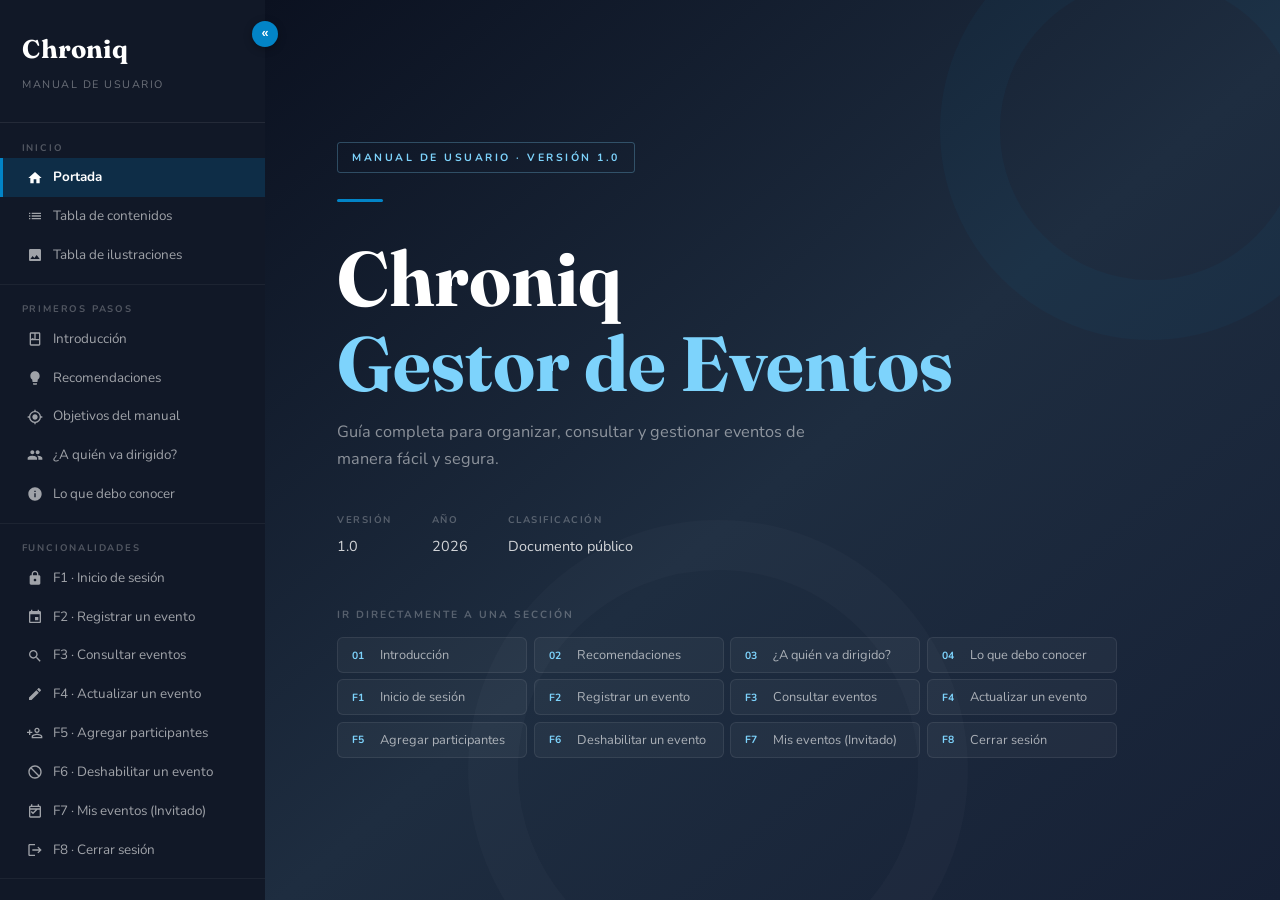
<file: index.html>
<!DOCTYPE html>
<html lang="es">
<head>
  <meta charset="UTF-8">
  <meta name="viewport" content="width=device-width, initial-scale=1.0">
  <title>Manual de Usuario — Chroniq</title>
  <link rel="stylesheet" href="style.css">
  <link rel='stylesheet' href='https://flaticon.com'>
</head>
<body>

<!-- BOTÓN MÓVIL -->
<button id="menu-toggle" onclick="toggleSidebar()" title="Menú"><svg style="width:24px;height:24px;fill:white" viewBox="0 0 24 24"><path d="M3 6h18v2H3V6zm0 5h18v2H3v-2zm0 5h18v2H3v-2z"/></svg></button>

<!-- ══════════════════════════════════════
     BARRA LATERAL DE NAVEGACIÓN
══════════════════════════════════════ -->
<nav id="sidebar">
  <div class="sidebar-logo">
    <h1>Chroniq</h1>
    <p>Manual de Usuario</p>
  </div>

  <div class="nav-section">
    <div class="nav-section-label">Inicio</div>
    <a class="nav-link active" onclick="show('portada')">
      <span class="nav-icon"><svg viewBox="0 0 24 24" fill="currentColor" style="width:16px;height:16px;display:block"><path d="M10 20v-6h4v6h5v-8h3L12 3 2 12h3v8z"/></svg></span> Portada
    </a>
    <a class="nav-link" onclick="show('toc')">
      <span class="nav-icon"><svg viewBox="0 0 24 24" fill="currentColor" style="width:16px;height:16px;display:block"><path d="M3 13h2v-2H3v2zm0 4h2v-2H3v2zm0-8h2V7H3v2zm4 4h14v-2H7v2zm0 4h14v-2H7v2zM7 7v2h14V7H7z"/></svg></span> Tabla de contenidos
    </a>
    <a class="nav-link" onclick="show('ilustraciones')">
      <span class="nav-icon"><svg viewBox="0 0 24 24" fill="currentColor" style="width:16px;height:16px;display:block"><path d="M21 19V5c0-1.1-.9-2-2-2H5c-1.1 0-2 .9-2 2v14c0 1.1.9 2 2 2h14c1.1 0 2-.9 2-2zM8.5 13.5l2.5 3.01L14.5 12l4.5 6H5l3.5-4.5z"/></svg></span> Tabla de ilustraciones
    </a>
  </div>

  <div class="nav-section">
    <div class="nav-section-label">Primeros pasos</div>
    <a class="nav-link" onclick="show('intro')">
      <span class="nav-icon"><svg viewBox="0 0 24 24" fill="currentColor" style="width:16px;height:16px;display:block"><path d="M18 2H6c-1.1 0-2 .9-2 2v16c0 1.1.9 2 2 2h12c1.1 0 2-.9 2-2V4c0-1.1-.9-2-2-2zM6 4h5v8l-2.5-1.5L6 12V4zm0 16V14h12v6H6zm12-8h-5V4h5v8z"/></svg></span> Introducción
    </a>
    <a class="nav-link" onclick="show('recomendaciones')">
      <span class="nav-icon"><svg viewBox="0 0 24 24" fill="currentColor" style="width:16px;height:16px;display:block"><path d="M9 21c0 .55.45 1 1 1h4c.55 0 1-.45 1-1v-1H9v1zm3-19C8.14 2 5 5.14 5 9c0 2.38 1.19 4.47 3 5.74V17c0 .55.45 1 1 1h6c.55 0 1-.45 1-1v-2.26c1.81-1.27 3-3.36 3-5.74 0-3.86-3.14-7-7-7z"/></svg></span> Recomendaciones
    </a>
    <a class="nav-link" onclick="show('objetivos')">
      <span class="nav-icon"><svg viewBox="0 0 24 24" fill="currentColor" style="width:16px;height:16px;display:block"><path d="M12 8c-2.21 0-4 1.79-4 4s1.79 4 4 4 4-1.79 4-4-1.79-4-4-4zm8.94 3c-.46-4.17-3.77-7.48-7.94-7.94V1h-2v2.06C6.83 3.52 3.52 6.83 3.06 11H1v2h2.06c.46 4.17 3.77 7.48 7.94 7.94V23h2v-2.06c4.17-.46 7.48-3.77 7.94-7.94H23v-2h-2.06zM12 19c-3.87 0-7-3.13-7-7s3.13-7 7-7 7 3.13 7 7-3.13 7-7 7z"/></svg></span> Objetivos del manual
    </a>
    <a class="nav-link" onclick="show('dirigido')">
      <span class="nav-icon"><svg viewBox="0 0 24 24" fill="currentColor" style="width:16px;height:16px;display:block"><path d="M16 11c1.66 0 2.99-1.34 2.99-3S17.66 5 16 5c-1.66 0-3 1.34-3 3s1.34 3 3 3zm-8 0c1.66 0 2.99-1.34 2.99-3S9.66 5 8 5C6.34 5 5 6.34 5 8s1.34 3 3 3zm0 2c-2.33 0-7 1.17-7 3.5V19h14v-2.5c0-2.33-4.67-3.5-7-3.5zm8 0c-.29 0-.62.02-.97.05 1.16.84 1.97 1.97 1.97 3.45V19h6v-2.5c0-2.33-4.67-3.5-7-3.5z"/></svg></span> ¿A quién va dirigido?
    </a>
    <a class="nav-link" onclick="show('conocer')">
      <span class="nav-icon"><svg viewBox="0 0 24 24" fill="currentColor" style="width:16px;height:16px;display:block"><path d="M12 2C6.48 2 2 6.48 2 12s4.48 10 10 10 10-4.48 10-10S17.52 2 12 2zm1 15h-2v-6h2v6zm0-8h-2V7h2v2z"/></svg></span> Lo que debo conocer
    </a>
  </div>

  <div class="nav-section">
    <div class="nav-section-label">Funcionalidades</div>
    <a class="nav-link" onclick="show('f1')">
      <span class="nav-icon"><svg viewBox="0 0 24 24" fill="currentColor" style="width:16px;height:16px;display:block"><path d="M18 8h-1V6c0-2.76-2.24-5-5-5S7 3.24 7 6v2H6c-1.1 0-2 .9-2 2v10c0 1.1.9 2 2 2h12c1.1 0 2-.9 2-2V10c0-1.1-.9-2-2-2zm-6 9c-1.1 0-2-.9-2-2s.9-2 2-2 2 .9 2 2-.9 2-2 2zm3.1-9H8.9V6c0-1.71 1.39-3.1 3.1-3.1 1.71 0 3.1 1.39 3.1 3.1v2z"/></svg></span> F1 · Inicio de sesión
    </a>
    <a class="nav-link" onclick="show('f2')">
      <span class="nav-icon"><svg viewBox="0 0 24 24" fill="currentColor" style="width:16px;height:16px;display:block"><path d="M17 12h-5v5h5v-5zM16 1v2H8V1H6v2H5c-1.11 0-1.99.9-1.99 2L3 19c0 1.1.89 2 2 2h14c1.1 0 2-.9 2-2V5c0-1.1-.9-2-2-2h-1V1h-2zm3 18H5V8h14v11z"/></svg></span> F2 · Registrar un evento
    </a>
    <a class="nav-link" onclick="show('f3')">
      <span class="nav-icon"><svg viewBox="0 0 24 24" fill="currentColor" style="width:16px;height:16px;display:block"><path d="M15.5 14h-.79l-.28-.27C15.41 12.59 16 11.11 16 9.5 16 5.91 13.09 3 9.5 3S3 5.91 3 9.5 5.91 16 9.5 16c1.61 0 3.09-.59 4.23-1.57l.27.28v.79l5 4.99L20.49 19l-4.99-5zm-6 0C7.01 14 5 11.99 5 9.5S7.01 5 9.5 5 14 7.01 14 9.5 11.99 14 9.5 14z"/></svg></span> F3 · Consultar eventos
    </a>
    <a class="nav-link" onclick="show('f4')">
      <span class="nav-icon"><svg viewBox="0 0 24 24" fill="currentColor" style="width:16px;height:16px;display:block"><path d="M3 17.25V21h3.75L17.81 9.94l-3.75-3.75L3 17.25zM20.71 7.04c.39-.39.39-1.02 0-1.41l-2.34-2.34c-.39-.39-1.02-.39-1.41 0l-1.83 1.83 3.75 3.75 1.83-1.83z"/></svg></span> F4 · Actualizar un evento
    </a>
    <a class="nav-link" onclick="show('f5')">
      <span class="nav-icon"><svg viewBox="0 0 24 24" fill="currentColor" style="width:16px;height:16px;display:block"><path d="M15 12c2.21 0 4-1.79 4-4s-1.79-4-4-4-4 1.79-4 4 1.79 4 4 4zm0-6c1.1 0 2 .89 2 2s-.9 2-2 2-2-.89-2-2 .9-2 2-2zm0 7c-2.67 0-8 1.34-8 4v3h16v-3c0-2.66-5.33-4-8-4zm6 5h-12v-.45c.2-1.16 3.33-2.55 6-2.55 2.66 0 5.8 1.39 6 2.55V18zM5 15v-3h3v-2H5V7H3v3H0v2h3v3z"/></svg></span> F5 · Agregar participantes
    </a>
    <a class="nav-link" onclick="show('f6')">
      <span class="nav-icon"><svg viewBox="0 0 24 24" fill="currentColor" style="width:16px;height:16px;display:block"><path d="M12 2C6.48 2 2 6.48 2 12s4.48 10 10 10 10-4.48 10-10S17.52 2 12 2zm0 18c-4.42 0-8-3.58-8-8 0-1.85.63-3.55 1.69-4.9L16.9 18.31C15.55 19.37 13.85 20 12 20zm6.31-3.1L7.1 5.69C8.45 4.63 10.15 4 12 4c4.42 0 8 3.58 8 8 0 1.85-.63 3.55-1.69 4.9z"/></svg></span> F6 · Deshabilitar un evento
    </a>
    <a class="nav-link" onclick="show('f7')">
      <span class="nav-icon"><svg viewBox="0 0 24 24" fill="currentColor" style="width:16px;height:16px;display:block"><path d="M19 4h-1V2h-2v2H8V2H6v2H5c-1.11 0-1.99.9-1.99 2L3 20c0 1.1.89 2 2 2h14c1.1 0 2-.9 2-2V6c0-1.1-.9-2-2-2zm0 16H5V10h14v10zm0-12H5V6h14v2zM9 14l-2-2-1.42 1.42L9 16.84l7.42-7.42L15 8z"/></svg></span> F7 · Mis eventos (Invitado)
    </a>
    <a class="nav-link" onclick="show('f8')">
      <span class="nav-icon"><svg viewBox="0 0 24 24" fill="currentColor" style="width:16px;height:16px;display:block"><path d="M17 7l-1.41 1.41L18.17 11H8v2h10.17l-2.58 2.58L17 17l5-5zM4 5h8V3H4c-1.1 0-2 .9-2 2v14c0 1.1.9 2 2 2h8v-2H4V5z"/></svg></span> F8 · Cerrar sesión
    </a>
  </div>

  <div class="nav-section">
    <div class="nav-section-label">Cierre</div>
    <a class="nav-link" onclick="show('errores')">
      <span class="nav-icon"><svg viewBox="0 0 24 24" fill="currentColor" style="width:16px;height:16px;display:block"><path d="M1 21h22L12 2 1 21zm12-3h-2v-2h2v2zm0-4h-2v-4h2v4z"/></svg></span> Errores comunes
    </a>
  </div>
</nav>

<!-- Botón colapsar/expandir sidebar — fuera del nav para evitar clip -->
<button id="sidebar-toggle" onclick="toggleSidebarWidth()" title="Contraer/Expandir menú">«</button>

<!-- ══════════════════════════════════════
     CONTENIDO PRINCIPAL
══════════════════════════════════════ -->
<main id="main">

  <!-- ══════════ PORTADA ══════════ -->
  <section id="sec-portada" class="section active">
    <div class="cover-badge">Manual de Usuario · Versión 1.0</div>
    <div class="cover-line"></div>
    <h1 class="cover-title">Chroniq<br><span>Gestor de Eventos</span></h1>
    <p class="cover-sub">Guía completa para organizar, consultar y gestionar eventos de manera fácil y segura.</p>
    <div class="cover-meta">
      <div class="cover-meta-item">
        <label>Versión</label>
        <span>1.0</span>
      </div>
      <div class="cover-meta-item">
        <label>Año</label>
        <span>2026</span>
      </div>
      <div class="cover-meta-item">
        <label>Clasificación</label>
        <span>Documento público</span>
      </div>
    </div>

    <p class="cover-toc-label">Ir directamente a una sección</p>
    <div class="cover-toc-grid">
      <button class="cover-toc-btn" onclick="show('intro')">        <span class="ctn">01</span> Introducción</button>
      <button class="cover-toc-btn" onclick="show('recomendaciones')"><span class="ctn">02</span> Recomendaciones</button>
      <button class="cover-toc-btn" onclick="show('dirigido')">     <span class="ctn">03</span> ¿A quién va dirigido?</button>
      <button class="cover-toc-btn" onclick="show('conocer')">      <span class="ctn">04</span> Lo que debo conocer</button>
      <button class="cover-toc-btn" onclick="show('f1')">           <span class="ctn">F1</span> Inicio de sesión</button>
      <button class="cover-toc-btn" onclick="show('f2')">           <span class="ctn">F2</span> Registrar un evento</button>
      <button class="cover-toc-btn" onclick="show('f3')">           <span class="ctn">F3</span> Consultar eventos</button>
      <button class="cover-toc-btn" onclick="show('f4')">           <span class="ctn">F4</span> Actualizar un evento</button>
      <button class="cover-toc-btn" onclick="show('f5')">           <span class="ctn">F5</span> Agregar participantes</button>
      <button class="cover-toc-btn" onclick="show('f6')">           <span class="ctn">F6</span> Deshabilitar un evento</button>
      <button class="cover-toc-btn" onclick="show('f7')">           <span class="ctn">F7</span> Mis eventos (Invitado)</button>
      <button class="cover-toc-btn" onclick="show('f8')">           <span class="ctn">F8</span> Cerrar sesión</button>
    </div>
  </section>

  <!-- ══════════ TABLA DE CONTENIDOS ══════════ -->
  <section id="sec-toc" class="section">
    <div class="page-header">
      <p class="page-label">Sección 1</p>
      <h2 class="page-title">Tabla de contenidos</h2>
    </div>
    <p>A continuación encontrará la estructura completa de este manual. Puede hacer clic sobre cualquier elemento para ir directamente a esa sección.</p>
    <div class="toc-grid">
      <a class="toc-item" onclick="show('portada')">       <span class="toc-num">01</span><span class="toc-label">Portada</span></a>
      <a class="toc-item" onclick="show('toc')">           <span class="toc-num">02</span><span class="toc-label">Tabla de contenidos</span></a>
      <a class="toc-item" onclick="show('ilustraciones')"> <span class="toc-num">03</span><span class="toc-label">Tabla de ilustraciones</span></a>
      <a class="toc-item" onclick="show('intro')">         <span class="toc-num">04</span><span class="toc-label">Introducción</span></a>
      <a class="toc-item" onclick="show('recomendaciones')"><span class="toc-num">05</span><span class="toc-label">Recomendaciones</span></a>
      <a class="toc-item" onclick="show('objetivos')">     <span class="toc-num">06</span><span class="toc-label">Objetivos del manual</span></a>
      <a class="toc-item" onclick="show('dirigido')">      <span class="toc-num">07</span><span class="toc-label">¿A quién va dirigido?</span></a>
      <a class="toc-item" onclick="show('conocer')">       <span class="toc-num">08</span><span class="toc-label">Lo que debo conocer</span></a>
      <a class="toc-item" onclick="show('f1')">            <span class="toc-num">F1</span><span class="toc-label">Inicio de sesión</span></a>
      <a class="toc-item" onclick="show('f2')">            <span class="toc-num">F2</span><span class="toc-label">Registrar un evento</span></a>
      <a class="toc-item" onclick="show('f3')">            <span class="toc-num">F3</span><span class="toc-label">Consultar eventos (Líder)</span></a>
      <a class="toc-item" onclick="show('f4')">            <span class="toc-num">F4</span><span class="toc-label">Actualizar un evento</span></a>
      <a class="toc-item" onclick="show('f5')">            <span class="toc-num">F5</span><span class="toc-label">Agregar participantes</span></a>
      <a class="toc-item" onclick="show('f6')">            <span class="toc-num">F6</span><span class="toc-label">Deshabilitar un evento</span></a>
      <a class="toc-item" onclick="show('f7')">            <span class="toc-num">F7</span><span class="toc-label">Mis eventos (Invitado)</span></a>
      <a class="toc-item" onclick="show('f8')">            <span class="toc-num">F8</span><span class="toc-label">Cerrar sesión</span></a>
      <a class="toc-item" onclick="show('errores')">        <span class="toc-num">09</span><span class="toc-label">Errores comunes</span></a>

    </div>
  </section>

  <!-- ══════════ TABLA DE ILUSTRACIONES ══════════ -->
  <section id="sec-ilustraciones" class="section">
    <div class="page-header">
      <p class="page-label">Sección 2</p>
      <h2 class="page-title">Tabla de ilustraciones</h2>
    </div>
    <p>El presente manual incluye representaciones de las pantallas del sistema Chroniq. La siguiente tabla relaciona cada figura con su sección correspondiente, en el orden en que aparecen en el documento.</p>
    <br>
    <p class="table-apa-label"><strong>Tabla 1</strong></p>
    <p class="table-apa-title"><em>Índice de ilustraciones del manual de usuario Chroniq</em></p>
    <table class="ill-table">
      <thead>
        <tr>
          <th>Figura</th>
          <th>Pantalla</th>
          <th>Descripción</th>
          <th>Sección</th>
        </tr>
      </thead>
      <tbody>
        <tr><td>Figura 1</td><td>Inicio de sesión</td><td>Formulario de acceso con número de cédula y contraseña</td><td>F1</td></tr>
        <tr><td>Figura 2</td><td>Error de credenciales</td><td>Mensaje de error al ingresar datos incorrectos</td><td>F1</td></tr>
        <tr><td>Figura 3</td><td>Registrar evento</td><td>Campos para ingresar nombre, tipo, fecha y hora del evento</td><td>F2</td></tr>
        <tr><td>Figura 4</td><td>Selector de fecha y hora</td><td>Herramienta para seleccionar la fecha y hora del evento</td><td>F2</td></tr>
        <tr><td>Figura 5</td><td>Error: nombre omitido</td><td>Aviso cuando no se escribe el nombre del evento</td><td>F2</td></tr>
        <tr><td>Figura 6</td><td>Error: tipo omitido</td><td>Aviso cuando no se elige un tipo de evento</td><td>F2</td></tr>
        <tr><td>Figura 7</td><td>Error: fechas inválidas</td><td>Aviso cuando la fecha de fin es anterior a la de inicio</td><td>F2</td></tr>
        <tr><td>Figura 8</td><td>Aviso de horario ocupado</td><td>Aviso cuando el horario ya está reservado por otro evento</td><td>F2</td></tr>
        <tr><td>Figura 9</td><td>Panel principal del Líder</td><td>Listado de eventos activos con opciones de gestión</td><td>F3</td></tr>
        <tr><td>Figura 10</td><td>Actualizar evento</td><td>Formulario para modificar los datos de un evento existente</td><td>F4</td></tr>
        <tr><td>Figura 11</td><td>Agregar invitados</td><td>Dos paneles: invitados disponibles e inscritos al evento</td><td>F5</td></tr>
        <tr><td>Figura 12</td><td>Registrar nuevo invitado</td><td>Formulario para crear un nuevo usuario invitado</td><td>F5</td></tr>
        <tr><td>Figura 13</td><td>Error: cédula duplicada</td><td>Aviso cuando la cédula ya está registrada en el sistema</td><td>F5</td></tr>
        <tr><td>Figura 14</td><td>Aviso de conflicto de horario</td><td>Aviso cuando el invitado tiene otro evento en el mismo horario</td><td>F5</td></tr>
        <tr><td>Figura 15</td><td>Confirmación de deshabilitar</td><td>Cuadro de confirmación antes de deshabilitar un evento</td><td>F6</td></tr>
        <tr><td>Figura 16</td><td>Panel del Invitado</td><td>Listado de próximos eventos asignados al usuario</td><td>F7</td></tr>
        <tr><td>Figura 17</td><td>Confirmación de cierre</td><td>Cuadro de confirmación antes de cerrar sesión</td><td>F8</td></tr>
      </tbody>
    </table>
  </section>

  <!-- ══════════ INTRODUCCIÓN ══════════ -->
  <section id="sec-intro" class="section">
    <div class="page-header">
      <p class="page-label">Sección 3</p>
      <h2 class="page-title">Introducción</h2>
    </div>
    <p><strong>Chroniq</strong> es una aplicación de escritorio diseñada para simplificar la organización y gestión de eventos. Permite programar actividades, asignar participantes y controlar los horarios de manera ordenada, evitando conflictos y errores de planeación.</p>
    <p>El sistema cuenta con dos tipos de usuarios: el <strong>Líder</strong>, quien tiene control total para crear, consultar, actualizar y deshabilitar eventos, así como gestionar la lista de participantes; y el <strong>Invitado</strong>, quien puede consultar de forma sencilla los eventos a los que ha sido asignado.</p>
    <p>Este manual fue elaborado para guiar a los usuarios en el uso correcto de cada funcionalidad, describiendo paso a paso lo que deben hacer, qué esperar como respuesta del sistema y cómo actuar si algo no sale como se esperaba.</p>
  </section>

  <!-- ══════════ RECOMENDACIONES ══════════ -->
  <section id="sec-recomendaciones" class="section">
    <div class="page-header">
      <p class="page-label">Sección 4</p>
      <h2 class="page-title">Recomendaciones</h2>
    </div>
    <p>Antes de empezar a usar Chroniq, tenga en cuenta estas recomendaciones para sacarle el mejor provecho y evitar inconvenientes.</p>

    <h3>Antes de abrir la aplicación</h3>
    <ul>
      <li>Asegúrese de que la aplicación esté correctamente instalada en su computador. Si no puede abrirla, contacte a la persona encargada de soporte.</li>
      <li>La aplicación está diseñada para funcionar en computadores con sistema operativo <strong>Windows</strong>.</li>
    </ul>

    <h3>Buenas prácticas al usar el sistema</h3>
    <ul>
      <li>Ingrese el número de cédula sin puntos, comas ni espacios; solo dígitos.</li>
      <li>Al crear o actualizar un evento, verifique que la <strong>fecha de inicio sea siempre anterior a la fecha de fin</strong>.</li>
      <li>Antes de deshabilitar un evento, confirme que ya no se vaya a realizar, ya que esta acción no se puede revertir desde la aplicación.</li>
      <li>Al registrar un nuevo invitado, use un número de cédula que no haya sido registrado antes.</li>
      <li>Cierre sesión correctamente usando el botón correspondiente en cada pantalla, en lugar de cerrar la ventana directamente.</li>
    </ul>
  </section>

  <!-- ══════════ OBJETIVOS ══════════ -->
  <section id="sec-objetivos" class="section">
    <div class="page-header">
      <p class="page-label">Sección 5</p>
      <h2 class="page-title">Objetivos del manual</h2>
    </div>

    <h3>Objetivo general</h3>
    <p>Brindar a los usuarios de Chroniq una guía clara y sencilla que les permita entender y manejar todas las funciones del sistema, sin importar su experiencia previa con aplicaciones de este tipo.</p>

    <h3>Objetivos específicos</h3>
    <ul>
      <li>Explicar cómo ingresar al sistema según el tipo de usuario.</li>
      <li>Describir paso a paso cómo crear, consultar, actualizar y deshabilitar eventos.</li>
      <li>Orientar al Líder en el proceso de registrar nuevos invitados y asignarlos a eventos.</li>
      <li>Indicar al usuario Invitado cómo consultar los eventos en los que fue incluido.</li>
      <li>Mostrar los mensajes de error más comunes y cómo resolverlos.</li>
    </ul>
  </section>

  <!-- ══════════ DIRIGIDO A ══════════ -->
  <section id="sec-dirigido" class="section">
    <div class="page-header">
      <p class="page-label">Sección 6</p>
      <h2 class="page-title">¿A quién va dirigido?</h2>
    </div>
    <p>Este manual está pensado para los dos tipos de usuarios que interactúan con Chroniq:</p>

    <h3>Usuario Líder</h3>
    <div style="margin-bottom:1rem;">
      <span class="role-chip"><svg style="width:16px;height:16px;display:inline;margin-right:4px;vertical-align:middle;" viewBox="0 0 24 24" fill="currentColor"><path d="M12 1l3.09 6.26L22 9.27l-5 4.87 1.18 6.88L12 17.77l-6.18 3.25L7 14.14 2 9.27l6.91-1.01L12 1z"/></svg> Líder</span>
    </div>
    <p>Es la persona encargada de organizar los eventos. Tiene acceso completo al sistema: puede crear, consultar, actualizar y deshabilitar eventos, registrar nuevos invitados y asignarlos a las actividades programadas. Solo se necesita saber usar aplicaciones básicas de Windows para operar este rol sin dificultad.</p>

    <h3>Usuario Invitado</h3>
    <div style="margin-bottom:1rem;">
      <span class="role-chip guest"><svg style="width:16px;height:16px;display:inline;margin-right:4px;vertical-align:middle;" viewBox="0 0 24 24" fill="currentColor"><path d="M12 2c2.21 0 4 1.79 4 4s-1.79 4-4 4-4-1.79-4-4 1.79-4 4-4zm0 10c2.21 0 4 1.79 4 4v4H8v-4c0-2.21 1.79-4 4-4z"/></svg> Invitado</span>
    </div>
    <p>Es la persona que participa en los eventos. Su acceso es más limitado: únicamente puede ver los eventos futuros a los que ha sido asignado por un Líder. No se requiere ningún conocimiento técnico para usar este perfil.</p>
  </section>

  <!-- ══════════ LO QUE DEBO CONOCER ══════════ -->
  <section id="sec-conocer" class="section">
    <div class="page-header">
      <p class="page-label">Sección 7</p>
      <h2 class="page-title">Lo que debo conocer</h2>
    </div>
    <p>Antes de usar Chroniq, es útil familiarizarse con algunos términos y elementos que aparecen dentro de la aplicación.</p>

    <h3>Conceptos clave</h3>
    <h4>Evento</h4>
    <p>Es la actividad central del sistema. Tiene un nombre, una categoría, una fecha y hora de inicio, y una fecha y hora de finalización. El sistema se asegura automáticamente de que no haya dos eventos con el mismo horario.</p>

    <h4>Líder</h4>
    <p>Tipo de usuario con acceso completo. Gestiona todos los eventos e invitados del sistema.</p>

    <h4>Invitado</h4>
    <p>Tipo de usuario que puede ser creado desde la aplicación. Participa en los eventos a los que fue asignado y solo puede ver su propio listado de actividades.</p>

    <h4>Número de cédula</h4>
    <p>Es el identificador de cada usuario en el sistema. Se usa para iniciar sesión y para evitar registros repetidos. Debe ser un número sin puntos ni espacios.</p>

    <h3>Elementos de la pantalla</h3>
    <ul>
      <li><strong>Tabla de registros:</strong> Muestra listas de eventos o invitados en filas y columnas. Para seleccionar un elemento, haga clic sobre su fila.</li>
      <li><strong>Selector de fecha:</strong> Permite elegir una fecha usando un pequeño calendario que aparece en pantalla.</li>
      <li><strong>Selector de hora:</strong> Permite elegir la hora usando flechas para aumentar o disminuir el valor.</li>
      <li><strong>Botones de acción:</strong> Cada pantalla tiene botones claramente etiquetados con lo que hacen: Crear, Actualizar, Deshabilitar, Volver, etc.</li>
    </ul>
  </section>

  <!-- ══════════ F1 – INICIO DE SESIÓN ══════════ -->
  <section id="sec-f1" class="section">
    <div class="page-header">
      <p class="page-label">Funcionalidad 1</p>
      <h2 class="page-title">Inicio de sesión</h2>
    </div>
    <div class="func-card">
      <div class="func-card-header">
        <div class="func-num">F1</div>
        <h3>Inicio de sesión</h3>
      </div>
      <div class="func-card-body">
        <p><strong>¿Para qué sirve?</strong> Es la primera pantalla que ve cualquier usuario al abrir Chroniq. Aquí se ingresa el número de cédula y la contraseña para acceder. El sistema reconoce automáticamente si es Líder o Invitado y muestra la pantalla correspondiente.</p>

        <!-- Fig. 1 -->
        <div class="screen-mock">
          <img src="img/login.png" alt="Pantalla de inicio de sesión" >
        </div>
        <p class="fig-caption"><strong>Figura 1</strong><br><em>Pantalla de inicio de sesión</em></p>

        <h4>Pasos para ingresar al sistema</h4>
        <div class="steps">
          <div class="step"><div class="step-num">1</div><div class="step-text">Abra la aplicación Chroniq en su computador.</div></div>
          <div class="step"><div class="step-num">2</div><div class="step-text">En el campo <strong>Número de cédula</strong>, escriba su número de identificación (solo dígitos, sin puntos ni espacios).</div></div>
          <div class="step"><div class="step-num">3</div><div class="step-text">En el campo <strong>Contraseña</strong>, ingrese su contraseña.</div></div>
          <div class="step"><div class="step-num">4</div><div class="step-text">Haga clic en el botón <strong>Ingresar</strong>. El sistema verificará sus datos y lo llevará automáticamente a su panel.</div></div>
        </div>

        <!-- Error mockup: credenciales incorrectas -->
        <h4>Mensaje de error: datos incorrectos</h4>
        <p>Si el número de cédula o la contraseña no son correctos, verá el siguiente mensaje:</p>
        <div class="screen-mock">
          <img src="img/login-error-credenciales.png" alt="Mensaje de error por datos incorrectos" >
        </div>
        <p class="fig-caption"><strong>Figura 2</strong><br><em>Mensaje de error por credenciales incorrectas</em></p>
      </div>
    </div>
  </section>

  <!-- ══════════ F2 – REGISTRAR EVENTO ══════════ -->
  <section id="sec-f2" class="section">
    <div class="page-header">
      <p class="page-label">Funcionalidad 2</p>
      <h2 class="page-title">Registrar un evento</h2>
    </div>
    <div class="func-card">
      <div class="func-card-header">
        <div class="func-num">F2</div>
        <h3>Registrar un evento</h3>
      </div>
      <div class="func-card-body">
        <p><strong>¿Para qué sirve?</strong> Permite al Líder crear un nuevo evento en el sistema indicando su nombre, tipo o categoría, y el rango de fechas y horas. Luego de crearlo, el sistema abre automáticamente la pantalla para agregar participantes al evento.</p>

        <!-- Fig. 3 -->
        <div class="screen-mock">
          <img src="img/interfaz-lider-crear-evento.png" alt="Formulario para registrar un nuevo evento" >
        </div>
        <p class="fig-caption"><strong>Figura 3</strong><br><em>Formulario para registrar un nuevo evento</em></p>

        <h4>Pasos para registrar un evento</h4>
        <div class="steps">
          <div class="step"><div class="step-num">1</div><div class="step-text">En el panel del Líder, haga clic en el botón <strong>Crear</strong>.</div></div>
          <div class="step"><div class="step-num">2</div><div class="step-text">Escriba el <strong>Nombre del evento</strong> (campo obligatorio).</div></div>
          <div class="step"><div class="step-num">3</div><div class="step-text">Seleccione el <strong>Tipo de evento</strong> con la categoría que corresponda (Académico, Cultural, Deportivo, etc.).</div></div>
          <div class="step"><div class="step-num">4</div><div class="step-text">Use el selector de fecha para elegir la <strong>Fecha de inicio</strong> y luego escriba o ajuste la <strong>Hora de inicio</strong>.</div></div>
          <div class="step"><div class="step-num">5</div><div class="step-text">Repita el paso anterior para la <strong>Fecha de fin</strong> y la <strong>Hora de fin</strong>. La fecha de fin debe ser posterior a la de inicio.</div></div>
          <div class="step"><div class="step-num">6</div><div class="step-text">Haga clic en <strong>Crear evento</strong>. Si todo está correcto, el sistema abrirá automáticamente la pantalla para agregar participantes.</div></div>
        </div>

        <h4>Usando el selector de fecha y hora</h4>
        <p>Para seleccionar la fecha y hora de forma ágil, el sistema proporciona selectores interactivos:</p>
        <div class="screen-mock">
          <img src="img/crear-evento-seleccion-de-fecha-hora.png" alt="Selector de fecha y hora" >
        </div>
        <p class="fig-caption"><strong>Figura 4</strong><br><em>Selector de fecha y hora</em></p>

        <ul>
          <li><strong>Selector de fecha:</strong> Haga clic para abrir un calendario pequeño. Seleccione el mes, año y día requerido.</li>
          <li><strong>Selector de hora:</strong> Use las flechas ▲ y ▼ para aumentar o disminuir la hora. También puede escribir directamente en el campo.</li>
        </ul>

        <!-- Errores de validación -->
        <h4>Mensajes de error: campos obligatorios</h4>
        <p>El sistema verifica que todos los campos estén completos y sean válidos antes de crear el evento. Si falta completar algo, verá los siguientes mensajes:</p>

        <h5 style="font-size: .85rem; margin-top: 1rem; margin-bottom: .5rem;">Error al omitir el nombre del evento</h5>
        <div class="screen-mock">
          <img src="img/error-crear-evento-sin-nombre.png" alt="Error: Falta nombre del evento" >
        </div>
        <p class="fig-caption"><strong>Figura 5</strong><br><em>Error al omitir el nombre del evento</em></p>

        <h5 style="font-size: .85rem; margin-top: 1rem; margin-bottom: .5rem;">Error al omitir el tipo de evento</h5>
        <div class="screen-mock">
          <img src="img/error-crear-evento-sin-tipo.png" alt="Error: Falta tipo de evento" >
        </div>
        <p class="fig-caption"><strong>Figura 6</strong><br><em>Error al omitir el tipo de evento</em></p>

        <h5 style="font-size: .85rem; margin-top: 1rem; margin-bottom: .5rem;">Error por fechas inválidas</h5>
        <div class="screen-mock">
          <img src="img/error-de-fecha-crear-evento.png" alt="Error: Fechas inválidas" >
        </div>
        <p class="fig-caption"><strong>Figura 7</strong><br><em>Error por fechas inválidas</em></p>

        <!-- Error: conflicto de horario -->
        <h4>Mensaje de error: horario ocupado</h4>
        <p>Si ya existe otro evento activo en el mismo horario, verá el siguiente aviso:</p>
        <div class="screen-mock">
          <img src="img/error-crear-evento-horario-ocupado.png" alt="Error: Horario ocupado" >
        </div>
        <p class="fig-caption"><strong>Figura 8</strong><br><em>Aviso de horario ocupado</em></p>

        <div class="info-box">
          <span class="box-label" style="color:var(--accent);"><svg style="width:16px;height:16px;display:inline;margin-right:4px;vertical-align:middle;" viewBox="0 0 24 24" fill="currentColor"><path d="M12 2C6.48 2 2 6.48 2 12s4.48 10 10 10 10-4.48 10-10S17.52 2 12 2zm0 18c-4.42 0-8-3.58-8-8s3.58-8 8-8 8 3.58 8 8-3.58 8-8 8zm3.5-9c.83 0 1.5-.67 1.5-1.5S16.33 8 15.5 8 14 8.67 14 9.5s.67 1.5 1.5 1.5zm-7 0c.83 0 1.5-.67 1.5-1.5S9.33 8 8.5 8 7 8.67 7 9.5 7.67 11 8.5 11zm3.5 6.5c2.33 0 4.31-1.46 5.11-3.5H6.89c.8 2.04 2.78 3.5 5.11 3.5z"/></svg> Gestión de horarios</span>
          <p>El sistema no permite crear dos eventos con horarios superpuestos. Esto evita conflictos de programación de horarios y ayuda a organizar mejor las actividades.</p>
        </div>
      </div>
    </div>
  </section>

  <!-- ══════════ F3 – CONSULTAR EVENTOS (LÍDER) ══════════ -->
  <section id="sec-f3" class="section">
    <div class="page-header">
      <p class="page-label">Funcionalidad 3</p>
      <h2 class="page-title">Consultar eventos</h2>
    </div>
    <div class="func-card">
      <div class="func-card-header">
        <div class="func-num">F3</div>
        <h3>Panel principal del Líder</h3>
      </div>
      <div class="func-card-body">
        <p><strong>¿Para qué sirve?</strong> Luego de iniciar sesión, el Líder accede automáticamente a su panel principal, donde puede ver todos los eventos activos del sistema en una tabla. Desde aquí puede seleccionar cualquier evento y ejecutar las acciones disponibles.</p>

        <!-- Fig. 4 -->
        <div class="screen-mock">
           <img src="img/interfaz-lider.png" alt="Panel principal del Líder con la lista de eventos activos" >
        </div>
        <p class="fig-caption"><strong>Figura 9</strong><br><em>Panel principal del Líder</em></p>

        <h4>¿Cómo funciona este panel?</h4>
        <div class="steps">
          <div class="step"><div class="step-num">1</div><div class="step-text">Al iniciar sesión como Líder, el sistema carga automáticamente la tabla con todos los eventos activos.</div></div>
          <div class="step"><div class="step-num">2</div><div class="step-text">Para seleccionar un evento, haga clic sobre su fila. La fila seleccionada se resaltará en azul claro.</div></div>
          <div class="step"><div class="step-num">3</div><div class="step-text">Con un evento seleccionado, puede usar los botones: <strong>Actualizar</strong>, <strong>Agregar participante</strong> o <strong>Deshabilitar</strong>.</div></div>
          <div class="step"><div class="step-num">4</div><div class="step-text">El botón <strong>Crear</strong> no requiere selección previa: abre el formulario para registrar un evento nuevo.</div></div>
        </div>

        <div class="info-box blue">
          <span class="box-label" style="color:var(--info);"><svg style="width:16px;height:16px;display:inline;margin-right:4px;vertical-align:middle;" viewBox="0 0 24 24" fill="currentColor"><path d="M12 2C6.48 2 2 6.48 2 12s4.48 10 10 10 10-4.48 10-10S17.52 2 12 2zm0 18c-4.42 0-8-3.58-8-8s3.58-8 8-8 8 3.58 8 8-3.58 8-8 8zm3.5-9c.83 0 1.5-.67 1.5-1.5S16.33 8 15.5 8 14 8.67 14 9.5s.67 1.5 1.5 1.5zm-7 0c.83 0 1.5-.67 1.5-1.5S9.33 8 8.5 8 7 8.67 7 9.5 7.67 11 8.5 11zm3.5 6.5c2.33 0 4.31-1.46 5.11-3.5H6.89c.8 2.04 2.78 3.5 5.11 3.5z"/></svg> Solo eventos activos</span>
          <p>La tabla muestra únicamente los eventos habilitados. Los eventos deshabilitados ya no aparecen en este listado.</p>
        </div>
      </div>
    </div>
  </section>

  <!-- ══════════ F4 – ACTUALIZAR EVENTO ══════════ -->
  <section id="sec-f4" class="section">
    <div class="page-header">
      <p class="page-label">Funcionalidad 4</p>
      <h2 class="page-title">Actualizar un evento</h2>
    </div>
    <div class="func-card">
      <div class="func-card-header">
        <div class="func-num">F4</div>
        <h3>Actualizar un evento</h3>
      </div>
      <div class="func-card-body">
        <p><strong>¿Para qué sirve?</strong> Permite al Líder modificar los datos de un evento que ya fue creado: su nombre, tipo y las fechas y horas de inicio y fin. Al abrir el formulario, los datos actuales del evento aparecen listos para editarse.</p>

        <!-- Fig. 5 -->
        <div class="screen-mock">
          <img src="img/actualizar-evento.png" alt="Formulario para actualizar un evento existente" >
        </div>
        <p class="fig-caption"><strong>Figura 10</strong><br><em>Formulario para actualizar un evento</em></p>

        <h4>Pasos para actualizar un evento</h4>
        <div class="steps">
          <div class="step"><div class="step-num">1</div><div class="step-text">En el panel del Líder, haga clic sobre la fila del evento que desea modificar.</div></div>
          <div class="step"><div class="step-num">2</div><div class="step-text">Haga clic en el botón <strong>Actualizar</strong>. Se abrirá el formulario con los datos actuales del evento.</div></div>
          <div class="step"><div class="step-num">3</div><div class="step-text">Modifique los campos que necesite: nombre, tipo o fechas y horas.</div></div>
          <div class="step"><div class="step-num">4</div><div class="step-text">Haga clic en <strong>Guardar cambios</strong>. El sistema verificará que las fechas sean correctas.</div></div>
          <div class="step"><div class="step-num">5</div><div class="step-text">Si todo está bien, la pantalla se cerrará y la tabla mostrará los datos actualizados.</div></div>
        </div>

        <div class="info-box blue">
          <span class="box-label" style="color:var(--info);"><svg style="width:16px;height:16px;display:inline;margin-right:4px;vertical-align:middle;" viewBox="0 0 24 24" fill="currentColor"><path d="M12 2C6.48 2 2 6.48 2 12s4.48 10 10 10 10-4.48 10-10S17.52 2 12 2zm0 18c-4.42 0-8-3.58-8-8s3.58-8 8-8 8 3.58 8 8-3.58 8-8 8zm3.5-9c.83 0 1.5-.67 1.5-1.5S16.33 8 15.5 8 14 8.67 14 9.5s.67 1.5 1.5 1.5zm-7 0c.83 0 1.5-.67 1.5-1.5S9.33 8 8.5 8 7 8.67 7 9.5 7.67 11 8.5 11zm3.5 6.5c2.33 0 4.31-1.46 5.11-3.5H6.89c.8 2.04 2.78 3.5 5.11 3.5z"/></svg> Seleccione primero</span>
          <p>Si hace clic en <strong>Actualizar</strong> sin haber seleccionado ningún evento en la tabla, el sistema le pedirá que seleccione uno antes de continuar.</p>
        </div>
      </div>
    </div>
  </section>

  <!-- ══════════ F5 – AGREGAR PARTICIPANTES ══════════ -->
  <section id="sec-f5" class="section">
    <div class="page-header">
      <p class="page-label">Funcionalidad 5</p>
      <h2 class="page-title">Agregar participantes</h2>
    </div>
    <div class="func-card">
      <div class="func-card-header">
        <div class="func-num">F5</div>
        <h3>Agregar participantes a un evento</h3>
      </div>
      <div class="func-card-body">
        <p><strong>¿Para qué sirve?</strong> Permite al Líder asignar uno o más invitados registrados a un evento. La pantalla muestra dos paneles: los invitados <em>disponibles</em> (que aún no están en el evento) y los <em>inscritos</em> (los que ya fueron asignados). El sistema verifica automáticamente que el invitado no tenga otro evento en el mismo horario.</p>

        <!-- Fig. 6 -->
        <div class="screen-mock">
          <img src="img/agregar-invitado.png" alt="Pantalla para agregar participantes a un evento">
        </div>
        <p class="fig-caption"><strong>Figura 11</strong><br><em>Pantalla para agregar invitados a un evento</em></p>

        <h4>Estructura de la pantalla</h4>
        <ul>
          <li><strong>Panel Disponibles (izquierda):</strong> Muestra todos los invitados que aún no han sido asignados a este evento.</li>
          <li><strong>Panel Inscritos (derecha):</strong> Muestra los invitados que ya fueron agregados a este evento.</li>
          <li><strong>Botones de acción:</strong> Permiten agregar, remover y crear nuevos invitados.</li>
        </ul>

        <h4>Pasos para agregar un invitado</h4>
        <div class="steps">
          <div class="step"><div class="step-num">1</div><div class="step-text">En el panel del Líder, seleccione el evento al que desea agregar participantes y haga clic en <strong>Agregar participante</strong>.</div></div>
          <div class="step"><div class="step-num">2</div><div class="step-text">En el panel izquierdo (<em>Disponibles</em>), haga clic sobre el invitado que desea agregar.</div></div>
          <div class="step"><div class="step-num">3</div><div class="step-text">Haga clic en el botón <strong>Agregar seleccionado</strong>. El sistema verificará que el invitado no tenga conflicto de horario.</div></div>
          <div class="step"><div class="step-num">4</div><div class="step-text">Si todo está bien, el invitado pasará automáticamente al panel derecho (<em>Inscritos</em>).</div></div>
          <div class="step"><div class="step-num">5</div><div class="step-text">Si el invitado que busca no aparece en la lista, use el botón <strong>Crear nuevo invitado</strong> para registrarlo.</div></div>
        </div>

        <div class="info-box green">
          <span class="box-label" style="color:var(--success);"><svg style="width:16px;height:16px;display:inline;margin-right:4px;vertical-align:middle;" viewBox="0 0 24 24" fill="currentColor"><path d="M9 16.17L4.83 12l-1.42 1.41L9 19 21 7l-1.41-1.41L9 16.17z"/></svg> Validación automática</span>
          <p>El sistema verifica automáticamente que el invitado no tenga conflictos de horario antes de agregarlo. Si existe un conflicto, mostrará un mensaje de error.</p>
        </div>

        <!-- Registrar nuevo invitado -->
        <h3>Registrar un nuevo invitado</h3>
        <p>Si el participante que desea agregar no está registrado en el sistema, puede crearlo desde esta misma pantalla.</p>

        <!-- Fig. 7 -->
        <div class="screen-mock">
          <img src="img/crear-nuevo-invitado.png" alt="Formulario para registrar un nuevo invitado" >
        </div>
        <p class="fig-caption"><strong>Figura 12</strong><br><em>Formulario para registrar un nuevo invitado</em></p>

        <h4>Campos requeridos al crear un invitado</h4>
        <ul>
          <li><strong>Nombre completo:</strong> El nombre completo del participante.</li>
          <li><strong>Género:</strong> Seleccione de la lista disponible (Masculino, Femenino, Otro).</li>
          <li><strong>Correo electrónico:</strong> Dirección de correo válida (debe incluir el símbolo @).</li>
          <li><strong>Teléfono:</strong> Número de contacto (máximo 10 dígitos).</li>
          <li><strong>Edad:</strong> Edad numérica (máximo 2 dígitos).</li>
          <li><strong>Número de cédula:</strong> Identificación única (entre 4 y 10 dígitos). No puede estar repetida en el sistema.</li>
          <li><strong>Contraseña:</strong> Contraseña segura que el invitado usará para ingresar (no puede estar vacía).</li>
        </ul>

        <div class="info-box blue">
          <span class="box-label" style="color:var(--info);"><svg style="width:16px;height:16px;display:inline;margin-right:4px;vertical-align:middle;" viewBox="0 0 24 24" fill="currentColor"><path d="M12 2C6.48 2 2 6.48 2 12s4.48 10 10 10 10-4.48 10-10S17.52 2 12 2zm0 18c-4.42 0-8-3.58-8-8s3.58-8 8-8 8 3.58 8 8-3.58 8-8 8zm3.5-9c.83 0 1.5-.67 1.5-1.5S16.33 8 15.5 8 14 8.67 14 9.5s.67 1.5 1.5 1.5zm-7 0c.83 0 1.5-.67 1.5-1.5S9.33 8 8.5 8 7 8.67 7 9.5 7.67 11 8.5 11zm3.5 6.5c2.33 0 4.31-1.46 5.11-3.5H6.89c.8 2.04 2.78 3.5 5.11 3.5z"/></svg> Cédula única</span>
          <p>El número de cédula es el identificador único de cada usuario. No puede haber dos invitados con la misma cédula en el sistema.</p>
        </div>

        <!-- Error: cédula duplicada -->
        <h4>Mensaje de error: cédula ya registrada</h4>
        <p>Si intenta registrar un invitado con un número de cédula que ya existe en el sistema, verá el siguiente mensaje:</p>
        <div class="screen-mock">
         <img src="img/crear-invitado-error-cedula-ya-registrada.png" alt="Error: Cédula ya registrada" >
        </div>
        <p class="fig-caption"><strong>Figura 13</strong><br><em>Error por cédula ya registrada</em></p>

        <!-- Error: conflicto de horario del invitado -->
        <h4>Mensaje de error: conflicto de horario del participante</h4>
        <p>Si el invitado que intenta agregar ya tiene asignado otro evento en el mismo horario, verá el siguiente aviso:</p>
        <div class="screen-mock">
          <img src="img/agregar-invitado-error-conflicto-de-horario.png" alt="Aviso de conflicto de horario">
        </div>
        <p class="fig-caption" style="margin-bottom:1.5rem;"><strong>Figura 14</strong><br><em>Aviso de conflicto de horario del invitado</em></p>
      </div>
    </div>
  </section>

  <!-- ══════════ F6 – DESHABILITAR EVENTO ══════════ -->
  <section id="sec-f6" class="section">
    <div class="page-header">
      <p class="page-label">Funcionalidad 6</p>
      <h2 class="page-title">Deshabilitar un evento</h2>
    </div>
    <div class="func-card">
      <div class="func-card-header">
        <div class="func-num">F6</div>
        <h3>Deshabilitar un evento</h3>
      </div>
      <div class="func-card-body">
        <p><strong>¿Para qué sirve?</strong> Permite al Líder desactivar un evento que ya no se va a realizar. El evento no se elimina del todo, sino que se marca como inhabilitado y deja de aparecer en los listados activos del sistema.</p>

        <!-- Fig. 8 -->
        <div class="screen-mock">
          <img src="img/deshabilitar-evento.png" alt="Cuadro de confirmación antes de deshabilitar un evento" >
        </div>
        <p class="fig-caption"><strong>Figura 15</strong><br><em>Confirmación para deshabilitar un evento</em></p>

        <h4>Pasos para deshabilitar un evento</h4>
        <div class="steps">
          <div class="step"><div class="step-num">1</div><div class="step-text">En el panel del Líder, haga clic sobre la fila del evento que desea deshabilitar.</div></div>
          <div class="step"><div class="step-num">2</div><div class="step-text">Haga clic en el botón <strong>Deshabilitar</strong>.</div></div>
          <div class="step"><div class="step-num">3</div><div class="step-text">Aparecerá un mensaje de confirmación preguntando si está seguro. Haga clic en <strong>Sí, deshabilitar</strong> para confirmar, o en <strong>No</strong> para cancelar.</div></div>
          <div class="step"><div class="step-num">4</div><div class="step-text">Si confirma, el evento desaparecerá de la tabla y el sistema mostrará una notificación indicando que fue deshabilitado correctamente.</div></div>
        </div>

        <div class="info-box red">
          <span class="box-label" style="color:var(--danger);"><svg style="width:16px;height:16px;display:inline;margin-right:4px;vertical-align:middle;" viewBox="0 0 24 24" fill="currentColor"><path d="M1 21h22L12 2 1 21zm12-3h-2v-2h2v2zm0-4h-2v-4h2v4z"/></svg> Acción no reversible desde la aplicación</span>
          <p>Una vez que un evento es deshabilitado, no volverá a aparecer en Chroniq. Asegúrese de que realmente desea realizar esta acción antes de confirmar.</p>
        </div>
      </div>
    </div>
  </section>

  <!-- ══════════ F7 – PANEL DEL INVITADO ══════════ -->
  <section id="sec-f7" class="section">
    <div class="page-header">
      <p class="page-label">Funcionalidad 7</p>
      <h2 class="page-title">Mis eventos como Invitado</h2>
    </div>
    <div class="func-card">
      <div class="func-card-header">
        <div class="func-num">F7</div>
        <h3>Panel del Invitado — Mis próximos eventos</h3>
      </div>
      <div class="func-card-body">
        <p><strong>¿Para qué sirve?</strong> Cuando un Invitado inicia sesión, el sistema le muestra directamente su panel personal con todos los eventos futuros a los que ha sido asignado. Este panel es solo de consulta: el Invitado no puede crear, editar ni deshabilitar eventos.</p>

        <!-- Fig. 9 -->
        <div class="screen-mock">
          <img src="img/interfaz-invitado.png" alt="Panel del Invitado con sus próximos eventos asignados" >
        </div>
        <p class="fig-caption"><strong>Figura 16</strong><br><em>Panel del Invitado</em></p>

        <h4>¿Cómo usar el panel de invitado?</h4>
        <div class="steps">
          <div class="step"><div class="step-num">1</div><div class="step-text">Inicie sesión con su número de cédula y contraseña de Invitado.</div></div>
          <div class="step"><div class="step-num">2</div><div class="step-text">El sistema cargará automáticamente su panel con los eventos a los que ha sido asignado.</div></div>
          <div class="step"><div class="step-num">3</div><div class="step-text">Revise la tabla: allí verá el nombre, tipo, fecha y hora de inicio y fin de cada evento.</div></div>
          <div class="step"><div class="step-num">4</div><div class="step-text">Si no aparece ningún evento, significa que aún no ha sido asignado a ninguna actividad próxima. El sistema mostrará el mensaje <em>"No tienes eventos asignados próximos"</em>.</div></div>
        </div>

        <div class="info-box green">
          <span class="box-label" style="color:var(--success);"><svg style="width:16px;height:16px;display:inline;margin-right:4px;vertical-align:middle;" viewBox="0 0 24 24" fill="currentColor"><path d="M9 16.17L4.83 12l-1.42 1.41L9 19 21 7l-1.41-1.41L9 16.17z"/></svg> Solo eventos futuros</span>
          <p>El sistema filtra automáticamente el listado para mostrar únicamente los eventos cuya fecha de inicio aún no ha pasado. Los eventos del pasado no aparecen en este panel.</p>
        </div>
      </div>
    </div>
  </section>

  <!-- ══════════ F8 – CERRAR SESIÓN ══════════ -->
  <section id="sec-f8" class="section">
    <div class="page-header">
      <p class="page-label">Funcionalidad 8</p>
      <h2 class="page-title">Cerrar sesión</h2>
    </div>
    <div class="func-card">
      <div class="func-card-header">
        <div class="func-num">F8</div>
        <h3>Cerrar sesión</h3>
      </div>
      <div class="func-card-body">
        <p><strong>¿Para qué sirve?</strong> Permite a cualquier usuario (Líder o Invitado) salir de forma segura del sistema. Al cerrar sesión, el sistema regresa a la pantalla de inicio de sesión y todas las sesiones activas se cierran correctamente.</p>

        <h4>¿Dónde está el botón de cerrar sesión?</h4>
        <ul>
          <li><strong>Para Líderes:</strong> El botón <strong>Cerrar sesión</strong> se encuentra visible en la pantalla del panel principal.</li>
          <li><strong>Para Invitados:</strong> El botón <strong>Cerrar sesión</strong> se encuentra visible en la pantalla de sus eventos asignados.</li>
        </ul>

        <h4>¿Cómo cerrar sesión?</h4>
        <div class="steps">
          <div class="step"><div class="step-num">1</div><div class="step-text">En su panel (ya sea del Líder o del Invitado), busque el botón <strong>Cerrar sesión</strong> o <strong>Volver</strong> ubicado en la pantalla.</div></div>
          <div class="step"><div class="step-num">2</div><div class="step-text">Haga clic sobre él. El sistema le pedirá confirmación antes de cerrar.</div></div>
          <div class="step"><div class="step-num">3</div><div class="step-text">Confirme la acción. El sistema lo llevará de regreso a la pantalla de inicio de sesión.</div></div>
          <div class="step"><div class="step-num">4</div><div class="step-text">Ahora otro usuario puede ingresar con sus propias credenciales.</div></div>
        </div>

        <!-- Fig. 10 -->
        <div class="screen-mock">
          <img src="img/salir-de-la-aplicacion.png" alt="Pantalla de cierre de sesión y confirmación" >
        </div>
        <p class="fig-caption"><strong>Figura 17</strong><br><em>Confirmación para cerrar sesión</em></p>
      </div>
    </div>
  </section>

  <!-- ══════════ MENSAJES DE ERROR COMUNES ══════════ -->
  <section id="sec-errores" class="section">
    <div class="page-header">
      <p class="page-label">Sección 9</p>
      <h2 class="page-title">Mensajes de error comunes</h2>
    </div>
    <p>Durante el uso de Chroniq, puede encontrarse con diferentes mensajes de error. En esta sección se explican los más comunes y cómo resolverlos.</p>

    <h3>Errores de Validación de Datos</h3>

    <h4>Error: Datos obligatorios sin completar</h4>
    <p>Aparece cuando intenta guardar un evento o registrar un invitado sin completar todos los campos requeridos (nombre, tipo de evento, cédula, entre otros).</p>
    <p><strong>¿Cómo resolverlo?</strong> Complete todos los campos requeridos antes de intentar guardar. Estos campos suelen aparecer resaltados o marcados con un asterisco (*).</p>

    <h4>Error: Formato de correo electrónico inválido</h4>
    <p>Ocurre cuando ingresa una dirección de correo sin el símbolo @ o en un formato no reconocido.</p>
    <p><strong>Solución:</strong> Verifique que el correo tenga el formato correcto (ej: usuario@dominio.com) y reintente.</p>

    <h4>Error: Teléfono excede el máximo de dígitos</h4>
    <p>Aparece cuando intenta ingresar un número de teléfono con más de 10 dígitos.</p>
    <p><strong>Solución:</strong> Reduzca el número de dígitos a 10 o menos e intente nuevamente.</p>

    <h3>Errores de Conflicto de Horarios</h3>

    <h4>Error: No se puede crear el evento por horario ocupado</h4>
    <p>El sistema detectó que ya existe otro evento activo con un horario que se superpone al que está intentando crear.</p>
    <p><strong>Soluciones posibles:</strong></p>
    <ul>
      <li>Cambiar la hora del evento que está creando.</li>
      <li>Cambiar la hora del evento existente (si tiene permisos).</li>
      <li>Deshabilitar el evento existente y crear uno nuevo.</li>
    </ul>

    <h4>Error: No se puede agregar participante por conflicto de horario</h4>
    <p>El invitado que intenta agregar ya tiene otro evento asignado en el mismo horario.</p>
    <p><strong>Soluciones posibles:</strong></p>
    <ul>
      <li>Cambiar el horario del evento actual.</li>
      <li>Cambiar el horario del otro evento del participante (si es posible).</li>
      <li>Agregar a otro participante en lugar de este.</li>
    </ul>

    <h3>Errores de Registro de Usuarios</h3>

    <h4>Error: Cédula ya registrada</h4>
    <p>Intenta registrar un invitado con un número de cédula que ya existe en el sistema.</p>
    <p><strong>Soluciones posibles:</strong></p>
    <ul>
      <li>Usar una cédula diferente si se trata de una persona distinta.</li>
      <li>Si es la misma persona, buscarla en la lista de "Disponibles" y utilizarla directamente.</li>
      <li>Verificar que haya escrito correctamente el número de cédula.</li>
    </ul>

    <h4>Error: Edad inválida</h4>
    <p>Ocurre cuando intenta ingresar una edad con más de 2 dígitos o un valor no numérico.</p>
    <p><strong>Solución:</strong> Ingrese solo números hasta 99 y vuelva a intentar.</p>

    <h3>Errores de Validación de Fechas</h3>

    <h4>Error: La fecha de fin debe ser posterior a la de inicio</h4>
    <p>Intenta crear un evento donde la fecha y hora de finalización es anterior o igual a la de inicio.</p>
    <p><strong>Solución:</strong> Verifique que la fecha y hora de fin sean posteriores a las de inicio. Use los selectores para asegurar el orden correcto.</p>

    <h4>Error: Fecha inválida</h4>
    <p>Puede ocurrir si intenta ingresar una fecha que no existe (ej: 31 de febrero).</p>
    <p><strong>Solución:</strong> Use el selector de fecha para elegir una fecha válida.</p>
  </section>
</main>

<!-- ═════════════════════════════════════
     JAVASCRIPT
══════════════════════════════════════ -->
<script>
function show(id) {
  document.querySelectorAll('.section').forEach(s => s.classList.remove('active'));
  document.querySelectorAll('.flow-detail').forEach(d => d.classList.add('hidden'));
  const sec = document.getElementById('sec-' + id);
  if (sec) {
    sec.classList.add('active');
    document.getElementById('main').scrollTop = 0;
    window.scrollTo(0, 0);
  }
  document.querySelectorAll('.nav-link').forEach(l => l.classList.remove('active'));
  const active = [...document.querySelectorAll('.nav-link')].find(l =>
    l.getAttribute('onclick') && l.getAttribute('onclick').includes("'" + id + "'")
  );
  if (active) active.classList.add('active');
  if (window.innerWidth <= 900) document.getElementById('sidebar').classList.remove('open');
}

function showFlowDetail(flowId) {
  // Oculta todas las secciones normales
  document.querySelectorAll('.section').forEach(s => s.classList.remove('active'));
  // Muestra el flujo detallado seleccionado
  document.querySelectorAll('.flow-detail').forEach(d => d.classList.add('hidden'));
  document.getElementById(flowId).classList.remove('hidden');
  window.scrollTo(0, 0);
  if (window.innerWidth <= 900) document.getElementById('sidebar').classList.remove('open');
}

function closeFlowDetail() {
  // Oculta todos los flujos detallados
  document.querySelectorAll('.flow-detail').forEach(d => d.classList.add('hidden'));
  // Muestra el diagrama principal (portada)
  document.querySelectorAll('.section').forEach(s => s.classList.remove('active'));
  const portada = document.getElementById('sec-portada');
  if (portada) portada.classList.add('active');
  window.scrollTo(0, 0);
}

function toggleSidebar() {
  document.getElementById('sidebar').classList.toggle('open');
}

function toggleSidebarWidth() {
  const sidebar = document.getElementById('sidebar');
  const btn     = document.getElementById('sidebar-toggle');
  const collapsed = sidebar.classList.toggle('collapsed');

  // Actualiza el ícono y la posición del botón
  btn.textContent = collapsed ? '»' : '«';
  btn.style.left  = collapsed ? '56px' : '265px';

  localStorage.setItem('sidebar-collapsed', collapsed);
}

// Carga el estado guardado al iniciar
function initSidebarState() {
  const collapsed = localStorage.getItem('sidebar-collapsed') === 'true';
  const sidebar   = document.getElementById('sidebar');
  const btn       = document.getElementById('sidebar-toggle');
  if (collapsed) {
    sidebar.classList.add('collapsed');
    btn.textContent = '»';
    btn.style.left  = '56px';
  }
}

// Activar primer link en sidebar
document.addEventListener('DOMContentLoaded', () => {
  initSidebarState();
  const first = document.querySelector('.nav-link');
  if (first) first.classList.add('active');
});
</script>
</body>
</html>
</file>
<file: style.css>
/* ╔══════════════════════════════════════════════════╗
   ║   Chroniq — Manual de Usuario · Estilos v4.0    ║
   ╚══════════════════════════════════════════════════╝ */

@import url('https://fonts.googleapis.com/css2?family=Fraunces:ital,wght@0,400;0,600;0,700;1,400&family=Nunito:wght@400;500;600;700&display=swap');

:root {
  --primary:       #1e2d40;
  --primary-dark:  #111827;
  --accent:        #0284c7;
  --accent-light:  #f0f9ff;
  --accent-hover:  #0369a1;
  --text:          #111827;
  --text-muted:    #4b5563;
  --surface:       #e8eef7;   /* pastel azul-gris — suave, no cansa la vista */
  --white:         #ffffff;
  --border:        #e5e7eb;
  --sidebar-w:     265px;
  --success:       #15803d;
  --success-bg:    #f0fdf4;
  --warning:       #b45309;
  --warning-bg:    #fffbeb;
  --danger:        #b91c1c;
  --danger-bg:     #fef2f2;
  --info:          #0369a1;
  --info-bg:       #f0f9ff;
}

*, *::before, *::after { box-sizing: border-box; margin: 0; padding: 0; }
html { scroll-behavior: smooth; }
body {
  font-family: 'Nunito', sans-serif;
  font-size: 16px;
  color: var(--text);
  background: var(--surface);
  line-height: 1.8;
}

/* ═══ BOTÓN COLAPSAR SIDEBAR (fuera del nav, evita clip) ═══ */
#sidebar-toggle {
  position: fixed;
  top: 1.3rem;
  left: var(--sidebar-w);
  transform: translateX(-50%);
  width: 26px; height: 26px;
  background: var(--accent);
  color: #fff;
  border: none;
  border-radius: 50%;
  cursor: pointer;
  display: none;
  align-items: center;
  justify-content: center;
  font-size: .8rem;
  font-weight: 700;
  z-index: 150;
  box-shadow: 0 2px 8px rgba(0,0,0,.28);
  transition: left .3s ease, background .18s;
  line-height: 1;
}
#sidebar-toggle:hover { background: var(--accent-hover); }
@media (min-width: 901px) { #sidebar-toggle { display: flex; } }

/* ═══ SIDEBAR ═══ */
#sidebar {
  position: fixed;
  top: 0; left: 0;
  width: var(--sidebar-w);
  height: 100vh;
  background: var(--primary-dark);
  overflow-y: auto;
  overflow-x: hidden;
  z-index: 100;
  display: flex;
  flex-direction: column;
  transition: width .3s ease, transform .3s ease;
  scrollbar-width: thin;
  scrollbar-color: rgba(255,255,255,.12) transparent;
}
#sidebar::-webkit-scrollbar { width: 4px; }
#sidebar::-webkit-scrollbar-thumb { background: rgba(255,255,255,.15); border-radius: 4px; }

#sidebar.collapsed { width: 56px; }
/* Oculta texto en logos y labels de sección */
#sidebar.collapsed .sidebar-logo h1,
#sidebar.collapsed .sidebar-logo p,
#sidebar.collapsed .nav-section-label { display: none; }
/* font-size: 0 oculta los nodos de texto directos dentro del <a>
   que no están en spans, sin afectar al icono emoji */
#sidebar.collapsed .nav-link {
  font-size: 0;
  justify-content: center;
  padding: .55rem;
  border-left-color: transparent;
}
#sidebar.collapsed .nav-link.active { border-left-color: var(--accent); }
/* Restaura el tamaño del icono (no le afecta font-size: 0 en emojis,
   pero lo forzamos por si acaso) */
#sidebar.collapsed .nav-icon { width: 20px; height: 20px; }
#sidebar.collapsed .sidebar-logo { padding: 1.2rem .4rem .8rem; text-align: center; }

.sidebar-logo {
  padding: 1.6rem 1.4rem .85rem;
  border-bottom: 1px solid rgba(255,255,255,.08);
  transition: padding .3s;
}
.sidebar-logo h1 { font-family: 'Fraunces', serif; font-size: 1.6rem; color: #fff; letter-spacing: .2px; }
.sidebar-logo p { font-size: .68rem; color: rgba(255,255,255,.38); text-transform: uppercase; letter-spacing: 1.5px; margin-top: .18rem; }

.nav-section { padding: .55rem 0; border-bottom: 1px solid rgba(255,255,255,.05); }
.nav-section-label { font-size: .6rem; text-transform: uppercase; letter-spacing: 1.8px; color: rgba(255,255,255,.27); padding: .42rem 1.35rem .12rem; font-weight: 700; white-space: nowrap; overflow: hidden; }
.nav-link { display: flex; align-items: center; gap: .5rem; padding: .46rem 1.35rem; color: rgba(255,255,255,.6); text-decoration: none; font-size: .84rem; transition: all .16s; cursor: pointer; border-left: 3px solid transparent; white-space: nowrap; overflow: hidden; }
.nav-link:hover { color: rgba(255,255,255,.88); background: rgba(255,255,255,.06); }
.nav-link.active { color: #fff; background: rgba(2,132,199,.2); border-left-color: var(--accent); font-weight: 700; }
.nav-icon { width: 20px; height: 20px; flex-shrink: 0; display: flex; align-items: center; justify-content: center; pointer-events: none; }
.nav-icon svg { width: 100%; height: 100%; fill: currentColor; pointer-events: none; }

/* ═══ MAIN ═══ */
#main { margin-left: var(--sidebar-w); min-height: 100vh; transition: margin-left .3s ease; }
#sidebar.collapsed ~ #main { margin-left: 56px; }

.section { display: none; padding: 2.75rem 3.25rem; max-width: 920px; }
.section.active { display: block; }

/* ═══ PORTADA — oscura, neutral, sin azul saturado ═══ */
#sec-portada {
  min-height: 100vh;
  display: none;
  flex-direction: column;
  justify-content: center;
  background: linear-gradient(140deg, #0b1120 0%, #1e2d40 52%, #162035 100%);
  padding: 4rem 4.5rem;
  position: relative;
  overflow: hidden;
  max-width: 100%;
}
#sec-portada.active { display: flex; }
#sec-portada::before { content: ''; position: absolute; top: -80px; right: -80px; width: 420px; height: 420px; border-radius: 50%; border: 60px solid rgba(2,132,199,.05); pointer-events: none; }
#sec-portada::after  { content: ''; position: absolute; bottom: -120px; left: 20%; width: 500px; height: 500px; border-radius: 50%; border: 50px solid rgba(255,255,255,.02); pointer-events: none; }

.cover-badge { display: inline-block; font-size: .66rem; text-transform: uppercase; letter-spacing: 2.5px; color: #7dd3fc; border: 1px solid rgba(125,211,252,.28); padding: .3rem .88rem; border-radius: 3px; margin-bottom: 1.65rem; width: fit-content; font-weight: 700; }
.cover-title { font-family: 'Fraunces', serif; font-size: clamp(2.8rem, 6vw, 4.8rem); color: #fff; line-height: 1.1; margin-bottom: .8rem; }
.cover-title span { color: #7dd3fc; }
.cover-sub { font-size: 1.02rem; color: rgba(255,255,255,.5); max-width: 500px; margin-bottom: 2.4rem; line-height: 1.65; }
.cover-line { width: 46px; height: 3px; background: var(--accent); margin-bottom: 2.2rem; border-radius: 2px; }
.cover-meta { display: flex; gap: 2.5rem; flex-wrap: wrap; margin-bottom: 2.8rem; }
.cover-meta-item label { display: block; font-size: .61rem; text-transform: uppercase; letter-spacing: 1.5px; color: rgba(255,255,255,.27); margin-bottom: .2rem; font-weight: 700; }
.cover-meta-item span { color: rgba(255,255,255,.8); font-size: .9rem; }

.cover-toc-label { font-size: .65rem; text-transform: uppercase; letter-spacing: 2px; color: rgba(255,255,255,.27); font-weight: 700; margin-bottom: .8rem; }
.cover-toc-grid { display: grid; grid-template-columns: repeat(auto-fill, minmax(185px, 1fr)); gap: .4rem; max-width: 780px; position: relative; z-index: 1; }
.cover-toc-btn { display: flex; align-items: center; gap: .5rem; padding: .5rem .88rem; background: rgba(255,255,255,.04); border: 1px solid rgba(255,255,255,.08); border-radius: 6px; color: rgba(255,255,255,.62); font-size: .8rem; font-family: 'Nunito', sans-serif; cursor: pointer; transition: all .16s; text-align: left; }
.cover-toc-btn:hover { background: rgba(2,132,199,.18); border-color: rgba(2,132,199,.42); color: #7dd3fc; }
.cover-toc-btn .ctn { font-size: .65rem; color: #7dd3fc; font-weight: 700; min-width: 20px; }

/* ═══ TOC ═══ */
.toc-grid { display: grid; grid-template-columns: 1fr 1fr; gap: .47rem; margin-top: 1.4rem; }
.toc-item { display: flex; align-items: center; gap: .7rem; padding: .75rem 1rem; background: var(--white); border: 1px solid var(--border); border-radius: 7px; cursor: pointer; transition: all .16s; text-decoration: none; color: var(--text); }
.toc-item:hover { border-color: var(--accent); background: var(--accent-light); transform: translateX(2px); }
.toc-num { font-size: .7rem; color: var(--accent); font-weight: 700; min-width: 25px; }
.toc-label { font-size: .87rem; }

/* ═══ TIPOGRAFÍA ═══ */
.page-header { border-bottom: 2px solid var(--accent); padding-bottom: 1rem; margin-bottom: 1.85rem; }
.page-label { font-size: .66rem; text-transform: uppercase; letter-spacing: 2px; color: var(--accent); margin-bottom: .4rem; font-weight: 700; }
.page-title { font-family: 'Fraunces', serif; font-size: 1.88rem; color: var(--primary); font-weight: 700; }
h3 { font-family: 'Fraunces', serif; font-size: 1.15rem; color: var(--primary); margin: 1.7rem 0 .62rem; padding-left: .68rem; border-left: 3px solid var(--accent); }
h4 { font-size: .9rem; font-weight: 700; color: var(--primary); margin: 1.15rem 0 .4rem; text-transform: uppercase; letter-spacing: .5px; }
h5 { font-size: .88rem; font-weight: 700; color: var(--text); }
p { margin-bottom: .92rem; color: var(--text-muted); }
p strong { color: var(--text); }
ul, ol { margin: .38rem 0 1rem 1.4rem; color: var(--text-muted); }
li { margin-bottom: .38rem; }

/* ═══ CAJAS INFORMATIVAS ═══ */
.info-box { border-left: 4px solid var(--accent); background: var(--accent-light); padding: .9rem 1.2rem; border-radius: 0 7px 7px 0; margin: 1.15rem 0; }
.info-box.blue  { border-color: var(--info);    background: var(--info-bg); }
.info-box.green { border-color: var(--success);  background: var(--success-bg); }
.info-box.red   { border-color: var(--danger);   background: var(--danger-bg); }
.info-box.warn  { border-color: var(--warning);  background: var(--warning-bg); }
.info-box p { margin: 0; font-size: .88rem; }
.box-label { font-size: .65rem; text-transform: uppercase; letter-spacing: 1px; font-weight: 700; margin-bottom: .3rem; display: block; }

/* ═══ TARJETAS ═══ */
.func-card { background: var(--white); border: 1px solid var(--border); border-radius: 10px; margin-bottom: 2rem; overflow: hidden; box-shadow: 0 1px 8px rgba(0,0,0,.06); }
.func-card-header { background: var(--primary); color: #fff; padding: .88rem 1.4rem; display: flex; align-items: center; gap: .7rem; }
.func-num { background: var(--accent); color: #fff; width: 29px; height: 29px; border-radius: 50%; display: flex; align-items: center; justify-content: center; font-weight: 700; font-size: .8rem; flex-shrink: 0; }
.func-card-header h3 { font-family: 'Nunito', sans-serif; font-size: .96rem; font-weight: 600; border: none; padding: 0; margin: 0; color: #fff; }
.func-card-body { padding: 1.35rem 1.5rem; }
.func-card-body p { font-size: .91rem; }

/* ═══ PASOS ═══ */
.steps { margin: .7rem 0 1.2rem; }
.step { display: flex; gap: .88rem; margin-bottom: 1.05rem; align-items: flex-start; }
.step-num { width: 25px; height: 25px; background: var(--primary); color: #fff; border-radius: 50%; display: flex; align-items: center; justify-content: center; font-size: .76rem; font-weight: 700; flex-shrink: 0; margin-top: 4px; }
.step-text { font-size: .9rem; color: var(--text-muted); line-height: 1.65; }
.step-text strong { color: var(--text); }

/* ═══ SCREEN MOCK ═══ */
.screen-mock { display: block; width: fit-content; max-width: 100%; margin: 1.2rem auto; background: #d8dce6; border-radius: 8px; padding: 5px; box-shadow: 0 4px 18px rgba(0,0,0,.12); overflow: hidden; }
.screen-mock img { display: block; width: auto; max-width: 100%; height: auto; border-radius: 4px; }

.screen-mock-placeholder { display: block; width: 100%; max-width: 580px; margin: 1.2rem auto; background: repeating-linear-gradient(45deg,#edf1f7,#edf1f7 10px,#f5f7fb 10px,#f5f7fb 20px); border: 2px dashed #b0bdd6; border-radius: 8px; padding: 2.5rem 1rem; text-align: center; color: #6b7a99; font-size: .87rem; font-style: italic; }
.screen-mock-placeholder strong { display: block; font-size: .98rem; margin-bottom: .35rem; color: var(--primary); font-style: normal; }

/* ═══ DIALOG MOCKUP ═══ */
.dialog-overlay { background: rgba(0,0,0,.18); border-radius: 0 0 6px 6px; padding: 1rem 1.1rem; min-height: 110px; display: flex; align-items: center; justify-content: center; }
.dialog-box { background: #f4f4f4; border: 1px solid #bbb; border-radius: 4px; box-shadow: 3px 3px 10px rgba(0,0,0,.3); width: 320px; overflow: hidden; font-family: 'Nunito', sans-serif; }
.dialog-title-bar { background: var(--danger); color: #fff; padding: .35rem .7rem; font-size: .78rem; font-weight: 700; display: flex; align-items: center; gap: .4rem; }
.dialog-title-bar.info { background: var(--primary); } .dialog-title-bar.warn { background: var(--warning); } .dialog-title-bar.success { background: var(--success); }
.dialog-body { padding: .85rem 1rem 1rem; font-size: .82rem; color: #222; line-height: 1.5; }
.dialog-body p { margin: 0 0 .7rem; color: #222; font-size: .82rem; }
.dialog-icon { font-size: 1.4rem; float: left; margin-right: .6rem; margin-top: .1rem; }
.dialog-actions { display: flex; justify-content: flex-end; gap: .4rem; margin-top: .7rem; }
.dialog-btn { padding: .3rem .9rem; border: 1px solid #999; border-radius: 3px; background: #e0e0e0; font-size: .8rem; font-family: 'Nunito', sans-serif; cursor: default; font-weight: 600; }
.dialog-btn.primary { background: var(--primary); color: #fff; border-color: var(--primary-dark); }

/* ═══ FORMULARIOS MOCK ═══ */
.form-row { display: flex; gap: .6rem; margin-bottom: .5rem; align-items: flex-end; flex-wrap: wrap; }
.mock-label { display: block; font-size: .66rem; font-weight: 700; color: #444; margin-bottom: .2rem; text-transform: uppercase; letter-spacing: .5px; font-family: 'Nunito', sans-serif; }
.mock-field { height: 30px; background: #fff; border: 1px solid #bbb; border-radius: 3px; padding: 0 .55rem; font-size: .82rem; font-family: 'Nunito', sans-serif; color: #333; width: 100%; }
.mock-btn { height: 30px; padding: 0 .85rem; background: #d6d6d6; border: 1px solid #aaa; border-radius: 3px; font-size: .8rem; font-family: 'Nunito', sans-serif; cursor: default; font-weight: 600; white-space: nowrap; }
.mock-btn.accent { background: var(--primary); color: #fff; border-color: var(--primary-dark); }
.mock-table { width: 100%; border-collapse: collapse; font-size: .78rem; font-family: 'Nunito', sans-serif; }
.mock-table th { background: var(--primary); color: #fff; padding: .3rem .5rem; text-align: left; font-weight: 600; }
.mock-table td { padding: .28rem .5rem; border-bottom: 1px solid #d8d8d8; background: #fff; color: #333; }
.mock-table tr:hover td { background: #f0f5ff; }

/* ═══ CHIPS & BADGES ═══ */
.role-chip { display: inline-flex; align-items: center; gap: .4rem; padding: .35rem .85rem; border-radius: 20px; font-size: .82rem; font-weight: 700; background: var(--primary); color: #fff; }
.role-chip.guest { background: var(--surface); color: var(--primary); border: 1.5px solid var(--border); }
.badge { display: inline-block; font-size: .7rem; font-weight: 700; padding: .15rem .55rem; border-radius: 12px; font-family: 'Nunito', sans-serif; }
.badge-green { background: #dcfce7; color: #14532d; } .badge-yellow { background: #fef9c3; color: #713f12; } .badge-red { background: #fee2e2; color: #7f1d1d; }

/* ═══ PIE DE FIGURA & TABLAS ═══ */
.fig-caption {
  font-size: .8rem;
  color: var(--text-muted);
  text-align: center;
  margin-top: .55rem;
  margin-bottom: 1.4rem;
  line-height: 1.55;
  font-style: normal;
}
.fig-caption strong {
  display: block;
  font-weight: 700;
  color: var(--text);
  font-size: .82rem;
  margin-bottom: .15rem;
}
.fig-caption em {
  display: block;
  font-style: italic;
  color: var(--text-muted);
}

/* APA table labels */
.table-apa-label {
  font-size: .9rem;
  margin-bottom: .12rem;
  color: var(--text);
}
.table-apa-title {
  font-size: .88rem;
  color: var(--text-muted);
  margin-bottom: 1rem;
}
.ill-table { width: 100%; border-collapse: collapse; font-size: .87rem; margin-top: 1rem; }
.ill-table th { background: var(--primary); color: #fff; padding: .6rem .85rem; text-align: left; font-weight: 600; }
.ill-table td { padding: .55rem .85rem; border-bottom: 1px solid var(--border); vertical-align: top; }
.ill-table tr:nth-child(even) td { background: #f1f5f9; }
.apa-ref { padding-left: 2rem; text-indent: -2rem; margin-bottom: .85rem; font-size: .9rem; line-height: 1.65; }

/* ═══ HAMBURGER MÓVIL ═══ */
#menu-toggle { display: none; position: fixed; top: 1rem; left: 1rem; z-index: 200; background: var(--primary); color: #fff; border: none; border-radius: 7px; width: 42px; height: 42px; font-size: 1.2rem; cursor: pointer; align-items: center; justify-content: center; box-shadow: 0 2px 8px rgba(0,0,0,.2); }


/* ══════════════════════════════════════
   FLOW DIAGRAM — Flujo de navegación
   Nodos tipo wireframe, conectores CSS
══════════════════════════════════════ */
.flow-diagram {
  display: flex;
  flex-direction: column;
  align-items: stretch;
  gap: 0;
  margin: 1.5rem 0 2.5rem;
  max-width: 660px;            /* diagrama de ancho fijo para que los conectores sean precisos */
  position: relative;
  z-index: 1;
}

/* ── Centrador de F1 / F8 ── */
.fd-center { display: flex; justify-content: center; }

/* ── Ramas lado a lado ── */
.fd-branches {
  display: flex;
  gap: 1rem;
  align-items: stretch;
}

/* ═══════════════════════════════════
   CONECTORES — líneas de flujo
   El diagrama es 660px, ramas 1:1.
   Centro: 50%
   Líder center: 25%   Guest center: 75%
   La barra horizontal va de 25% a 75%
═══════════════════════════════════ */

/* ── BIFURCACIÓN (F1 → ramas) ── */
.fd-split {
  position: relative;
  height: 28px;
  width: 100%;
}
/* Línea vertical bajando desde F1 */
.fd-split::before {
  content: '';
  position: absolute;
  top: 0; left: 50%;
  transform: translateX(-1px);
  width: 2px; height: 50%;
  background: rgba(125,211,252,.55);
}
/* Barra horizontal entre las dos ramas */
.fd-split::after {
  content: '';
  position: absolute;
  top: 50%; left: 25%; right: 25%;
  height: 2px;
  background: rgba(125,211,252,.55);
}
/* Caída izquierda (hacia Líder) */
.fd-dl {
  position: absolute;
  top: 50%; left: 25%;
  transform: translateX(-1px);
  width: 2px; height: 50%;
  background: rgba(125,211,252,.55);
}
/* Caída derecha (hacia Invitado) */
.fd-dr {
  position: absolute;
  top: 50%; right: 25%;
  transform: translateX(1px);
  width: 2px; height: 50%;
  background: rgba(125,211,252,.55);
}

/* ── CONVERGENCIA (ramas → F8) ── */
.fd-merge {
  position: relative;
  height: 28px;
  width: 100%;
}
/* Barra horizontal entre las dos ramas */
.fd-merge::before {
  content: '';
  position: absolute;
  bottom: 50%; left: 25%; right: 25%;
  height: 2px;
  background: rgba(125,211,252,.55);
}
/* Línea vertical subiendo a F8 */
.fd-merge::after {
  content: '';
  position: absolute;
  bottom: 0; left: 50%;
  transform: translateX(-1px);
  width: 2px; height: 50%;
  background: rgba(125,211,252,.55);
}
/* Subida desde Líder */
.fd-ul {
  position: absolute;
  bottom: 50%; left: 25%;
  transform: translateX(-1px);
  width: 2px; height: 50%;
  background: rgba(125,211,252,.55);
}
/* Subida desde Invitado */
.fd-ur {
  position: absolute;
  bottom: 50%; right: 25%;
  transform: translateX(1px);
  width: 2px; height: 50%;
  background: rgba(125,211,252,.55);
}

/* ═══════════════════════════════════
   CAJAS DE RAMA
═══════════════════════════════════ */
.fd-branch {
  flex: 1;
  display: flex;
  flex-direction: column;
  align-items: center;
  padding: .85rem .75rem;
  border-radius: 10px;
  gap: .7rem;
}
.fd-leader {
  background: rgba(2,132,199,.1);
  border: 1px solid rgba(2,132,199,.3);
}
.fd-guest {
  background: rgba(251,146,60,.1);
  border: 1px solid rgba(251,146,60,.3);
  justify-content: center;
}
.fd-btitle {
  font-size: .68rem;
  font-weight: 700;
  text-transform: uppercase;
  letter-spacing: 1.4px;
  color: rgba(255,255,255,.7);
  font-family: 'Nunito', sans-serif;
  text-align: center;
}
.fd-nodes {
  display: flex;
  flex-wrap: wrap;
  gap: .5rem;
  justify-content: center;
}

/* ═══════════════════════════════════
   NODO — mini pantalla de escritorio
═══════════════════════════════════ */
.fn {
  display: flex;
  flex-direction: column;
  background: #fff;
  border-radius: 6px;
  overflow: hidden;
  border: none;
  cursor: pointer;
  box-shadow: 0 2px 8px rgba(0,0,0,.22);
  transition: transform .18s ease, box-shadow .18s ease, outline .18s ease;
  min-width: 86px;
  text-align: left;
}
.fn:hover {
  transform: translateY(-5px);
  box-shadow: 0 8px 22px rgba(2,132,199,.4);
  outline: 2.5px solid #7dd3fc;
  outline-offset: 2px;
}
.fn:active { transform: translateY(-1px); }

/* F1 y F8 ligeramente más grandes */
.fn-lg { min-width: 108px; }

/* Barra de título de la ventana */
.fn-bar {
  background: var(--primary);
  padding: 4px 6px;
  display: flex;
  align-items: center;
  gap: 3px;
  flex-shrink: 0;
}
.fn-dot {
  width: 5px; height: 5px;
  border-radius: 50%;
  background: rgba(255,255,255,.25);
  flex-shrink: 0;
}
.fn-win {
  font-size: .52rem;
  color: rgba(255,255,255,.38);
  margin-left: 3px;
  font-family: 'Nunito', sans-serif;
  overflow: hidden;
  text-overflow: ellipsis;
  white-space: nowrap;
  max-width: 72px;
}

/* Cuerpo del nodo */
.fn-body {
  padding: 9px 6px 8px;
  background: #e8ecf4;
  display: flex;
  flex-direction: column;
  align-items: center;
  gap: 3px;
  flex: 1;
}
.fn-ico { font-size: 1.45rem; line-height: 1; }
.fn-lg .fn-ico { font-size: 1.7rem; }
.fn-tag {
  font-size: .57rem;
  font-weight: 700;
  color: var(--accent);
  font-family: 'Nunito', sans-serif;
  letter-spacing: .5px;
}
.fn-lbl {
  font-size: .58rem;
  color: #1a2540;
  text-align: center;
  font-family: 'Nunito', sans-serif;
  line-height: 1.35;
  font-weight: 600;
}
.fn-lg .fn-lbl { font-size: .63rem; }

/* ══════════════════════════════════════
   FLOW DIAGRAM VISUAL — Diagrama con imágenes
══════════════════════════════════════ */

.flow-diagram-visual {
  display: flex;
  flex-direction: column;
  align-items: center;
  gap: 1.5rem;
  margin: 2rem 0 3rem;
  max-width: 900px;
  margin-left: auto;
  margin-right: auto;
}

/* Pantalla individual */
.flow-screen-wrapper {
  width: 100%;
  display: flex;
  justify-content: center;
}

.flow-screen-container {
  position: relative;
  display: inline-block;
  border-radius: 8px;
  overflow: hidden;
  box-shadow: 0 8px 24px rgba(0, 0, 0, .15);
  transition: transform .25s ease, box-shadow .25s ease;
}

.flow-screen-container:hover {
  transform: scale(1.02);
  box-shadow: 0 12px 32px rgba(2, 132, 199, .25);
}

.flow-screen-img {
  display: block;
  width: 100%;
  max-width: 320px;
  height: auto;
  background: #f5f5f5;
}

/* Overlay interactivo sobre la pantalla */
.flow-screen-overlay {
  position: absolute;
  top: 0;
  left: 0;
  width: 100%;
  height: 100%;
  background: rgba(0, 0, 0, 0);
  display: flex;
  align-items: center;
  justify-content: center;
  opacity: 0;
  transition: opacity .25s ease;
  backdrop-filter: blur(0px);
  padding: 1rem;
}

.flow-screen-container:hover .flow-screen-overlay {
  opacity: 1;
  background: rgba(0, 0, 0, .5);
  backdrop-filter: blur(3px);
}

/* Botón en overlay centrado */
.flow-screen-btn {
  display: flex;
  flex-direction: column;
  align-items: center;
  gap: .6rem;
  padding: 1rem 1.2rem;
  background: var(--accent);
  color: white;
  border: none;
  border-radius: 6px;
  cursor: pointer;
  font-weight: 600;
  font-size: .9rem;
  transition: background .2s ease, transform .2s ease;
  box-shadow: 0 4px 12px rgba(2, 132, 199, .4);
}

.flow-screen-btn:hover {
  background: var(--accent-hover);
  transform: translateY(-2px);
}

.flow-btn-icon {
  font-size: 1.8rem;
  display: block;
}

.flow-btn-label {
  font-size: .85rem;
  font-weight: 600;
}

/* Ramas lado a lado */
.flow-branches-visual {
  display: grid;
  grid-template-columns: 1fr 1fr;
  gap: 2.5rem;
  width: 100%;
  max-width: 720px;
  margin-left: auto;
  margin-right: auto;
}

.flow-branch-container {
  display: flex;
  flex-direction: column;
  align-items: center;
  gap: 1rem;
}

.flow-branch-label {
  font-size: .85rem;
  font-weight: 700;
  text-transform: uppercase;
  letter-spacing: 1.2px;
  color: var(--text);
  padding: .5rem 1rem;
  border-radius: 4px;
  background: rgba(2, 132, 199, .08);
}

.flow-branch-leader {
}

.flow-branch-guest {
}

/* Overlay con grid para múltiples botones (Líder) */
.flow-overlay-grid {
  display: grid;
  grid-template-columns: repeat(2, 1fr);
  grid-template-rows: repeat(3, auto);
  grid-template-areas:
    "btn1 btn2"
    "btn3 btn4"
    "btn5 btn5";
  gap: .6rem;
  padding: 1.2rem;
  place-items: center;
  width: 100%;
  height: 100%;
}

.flow-overlay-grid button:nth-child(1) { grid-area: btn1; }
.flow-overlay-grid button:nth-child(2) { grid-area: btn2; }
.flow-overlay-grid button:nth-child(3) { grid-area: btn3; }
.flow-overlay-grid button:nth-child(4) { grid-area: btn4; }
.flow-overlay-grid button:nth-child(5) { grid-area: btn5; }

/* Botones pequeños en overlay */
.flow-overlay-btn {
  padding: .5rem .7rem;
  background: rgba(255, 255, 255, .95);
  color: var(--accent);
  border: 2px solid var(--accent);
  border-radius: 4px;
  cursor: pointer;
  font-weight: 600;
  font-size: .75rem;
  transition: background .2s ease, color .2s ease, transform .2s ease;
  white-space: nowrap;
}

.flow-overlay-btn:hover {
  background: var(--accent);
  color: white;
  transform: scale(1.08);
}

.flow-btn-micro {
  display: block;
  font-size: .75rem;
}

/* Conectores visuales */
.flow-connector {
  width: 2px;
  height: 1.2rem;
  background: linear-gradient(180deg, rgba(2, 132, 199, .4) 0%, rgba(2, 132, 199, .2) 100%);
  position: relative;
}

.flow-arrow-down::after,
.flow-arrow-up::after {
  content: '↓';
  position: absolute;
  left: 50%;
  transform: translateX(-50%);
  color: var(--accent);
  font-size: 1.2rem;
  font-weight: bold;
  width: 1.5rem;
  text-align: center;
  top: 50%;
  margin-top: -.8rem;
}

.flow-arrow-up::after {
  content: '↑';
}

/* Responsive para diagrama visual */
@media (max-width: 800px) {
  .flow-diagram-visual {
    max-width: 100%;
    gap: 1.2rem;
  }

  .flow-branches-visual {
    grid-template-columns: 1fr;
    gap: 2rem;
  }

  .flow-screen-img {
    max-width: 280px;
  }
}

@media (max-width: 600px) {
  .flow-diagram-visual {
    margin: 1.5rem 0 2rem;
  }

  .flow-screen-img {
    max-width: 100%;
    width: 100%;
  }

  .flow-overlay-grid {
    grid-template-columns: 1fr;
    gap: .4rem;
    padding: .8rem;
  }

  .flow-screen-btn {
    padding: .8rem 1rem;
    font-size: .8rem;
  }

  .flow-btn-icon {
    font-size: 1.5rem;
  }
}

/* ══════════════════════════════════════
   FLOW DETAIL — Flujos detallados de funcionalidades
══════════════════════════════════════ */

.flow-detail {
  padding: 2rem;
  background: linear-gradient(135deg, rgba(2, 132, 199, .05) 0%, rgba(248, 250, 252, .5) 100%);
  border-radius: 12px;
  margin: 2rem 0;
  display: block;
}

/* ═══════════════════════════════════════════════════════════════
   DIAGRAMA DE ÁRBOL DE FLUJO
═════════════════════════════════════════════════════════════════ */

.flow-diagram-tree {
  display: flex;
  flex-direction: column;
  align-items: center;
  gap: 0;
  padding: 2rem 1.5rem;
  background: linear-gradient(135deg, rgba(2, 132, 199, .05) 0%, rgba(248, 250, 252, .5) 100%);
  border-radius: 12px;
  max-width: 900px;
  margin: 0 auto;
}

/* Niveles del árbol */
.flow-tree-level {
  width: 100%;
  display: flex;
  justify-content: center;
  gap: 2rem;
  position: relative;
  align-items: flex-start;
}

.flow-tree-level.level-1 {
  margin-bottom: 0.5rem;
}

.flow-tree-level.level-2 {
  justify-content: space-around;
  width: 100%;
  max-width: 600px;
}

.flow-tree-level.level-3 {
  justify-content: space-around;
  width: 100%;
  max-width: 500px;
}

.flow-tree-level.level-4 {
  justify-content: center;
  margin-bottom: 0.5rem;
}

.flow-tree-level.level-5 {
  justify-content: center;
}

/* Nodos del árbol */
.flow-tree-node {
  display: flex;
  flex-direction: column;
  align-items: center;
  gap: 0.5rem;
  cursor: pointer;
  transition: transform .2s ease, filter .2s ease;
}

.flow-tree-node:hover {
  transform: translateY(-8px);
  filter: drop-shadow(0 8px 16px rgba(2, 132, 199, .3));
}

.flow-tree-img {
  width: 140px;
  height: auto;
  max-height: 160px;
  border-radius: 8px;
  box-shadow: 0 4px 12px rgba(0, 0, 0, .15);
  transition: all .2s ease;
}

.flow-tree-node:hover .flow-tree-img {
  transform: scale(1.08);
  box-shadow: 0 8px 24px rgba(2, 132, 199, .3);
}

.flow-tree-label {
  font-size: 0.75rem;
  color: var(--text);
  text-align: center;
  font-weight: 500;
  max-width: 140px;
  word-break: break-word;
  background: var(--surface);
  padding: 0.3rem 0.6rem;
  border-radius: 6px;
  border: 1px solid var(--border);
}

/* Nodos especiales */
.login-node .flow-tree-img {
  width: 150px;
}

.guest-node .flow-tree-img,
.leader-node .flow-tree-img {
  width: 130px;
}

/* Conectores SVG */
.flow-tree-svg {
  width: 100%;
  display: block;
  color: var(--accent);
  stroke: currentColor;
  stroke-width: 2;
  fill: none;
  opacity: 0.8;
}

.flow-tree-svg line,
.flow-tree-svg path {
  stroke: var(--accent);
  stroke-width: 2.5;
  fill: none;
  stroke-linecap: round;
  stroke-linejoin: round;
}

.flow-tree-svg.level-1-2 {
  height: 100px;
  margin: -10px 0;
}

.flow-tree-svg.level-2-3 {
  height: 90px;
  margin: -10px 0;
}

.flow-tree-svg.level-3-4 {
  height: 80px;
  margin: -10px 0;
}

.flow-tree-svg.level-4-5 {
  height: 80px;
  margin: -10px 0;
}

/* Responsive */
@media (max-width: 900px) {
  .flow-diagram-tree {
    gap: 0;
    padding: 1.5rem 1rem;
  }

  .flow-tree-level {
    gap: 1.5rem;
  }

  .flow-tree-level.level-2,
  .flow-tree-level.level-3 {
    max-width: 100%;
  }

  .flow-tree-img {
    width: 120px;
    max-height: 140px;
  }

  .login-node .flow-tree-img {
    width: 130px;
  }

  .guest-node .flow-tree-img,
  .leader-node .flow-tree-img {
    width: 110px;
  }

  .flow-tree-label {
    font-size: 0.7rem;
    max-width: 120px;
    padding: 0.25rem 0.5rem;
  }

  .flow-tree-svg.level-1-2 {
    height: 80px;
  }

  .flow-tree-svg.level-2-3 {
    height: 70px;
  }

  .flow-tree-svg.level-3-4 {
    height: 60px;
  }

  .flow-tree-svg.level-4-5 {
    height: 60px;
  }
}

@media (max-width: 600px) {
  .flow-diagram-tree {
    gap: 0;
    padding: 1rem 0.75rem;
  }

  .flow-tree-level {
    gap: 1rem;
  }

  .flow-tree-img {
    width: 100px;
    max-height: 120px;
  }

  .login-node .flow-tree-img {
    width: 110px;
  }

  .guest-node .flow-tree-img,
  .leader-node .flow-tree-img {
    width: 90px;
  }

  .flow-tree-label {
    font-size: 0.65rem;
    max-width: 100px;
    padding: 0.2rem 0.4rem;
  }

  .flow-tree-svg.level-1-2 {
    height: 70px;
  }

  .flow-tree-svg.level-2-3 {
    height: 60px;
  }

  .flow-tree-svg.level-3-4 {
    height: 50px;
  }

  .flow-tree-svg.level-4-5 {
    height: 50px;
  }
}

  .flow-tree-svg {
    height: 100px;
  }

  .flow-tree-svg.level-1-2 {
    height: 120px;
  }

  .flow-tree-svg.level-2-3 {
    height: 110px;
  }

  .flow-tree-svg.level-3-4 {
    height: 120px;
  }

  .flow-tree-svg.level-4-5 {
    height: 120px;
  }
}

@media (max-width: 600px) {
  .flow-diagram-tree {
    gap: 1rem;
    padding: 1rem;
  }

  .flow-tree-level {
    gap: 1.5rem;
  }

  .flow-tree-img {
    width: 120px;
    max-height: 140px;
  }

  .login-node .flow-tree-img {
    width: 130px;
  }

  .guest-node .flow-tree-img,
  .leader-node .flow-tree-img {
    width: 110px;
  }

  .flow-tree-label {
    font-size: .75rem;
    max-width: 120px;
    padding: .3rem .6rem;
  }

  .flow-tree-svg {
    height: 80px;
  }

  .flow-tree-svg.level-1-2 {
    height: 100px;
  }

  .flow-tree-svg.level-2-3 {
    height: 90px;
  }

  .flow-tree-svg.level-3-4 {
    height: 100px;
  }

  .flow-tree-svg.level-4-5 {
    height: 100px;
  }
}

.flow-detail.hidden {
  display: none !important;
}

.flow-detail:not(.hidden) {
  display: block;
  animation: slideIn .4s ease-out;
}

@keyframes slideIn {
  from {
    opacity: 0;
    transform: translateY(20px);
  }
  to {
    opacity: 1;
    transform: translateY(0);
  }
}

.flow-detail-header {
  display: flex;
  flex-direction: column;
  gap: 1rem;
  margin-bottom: 2rem;
  align-items: center;
}

.flow-detail-back {
  align-self: flex-start;
  padding: .6rem 1.2rem;
  background: var(--accent);
  color: white;
  border: none;
  border-radius: 6px;
  cursor: pointer;
  font-weight: 600;
  font-size: .9rem;
  transition: background .2s ease, transform .2s ease;
}

.flow-detail-back:hover {
  background: var(--accent-hover);
  transform: translateX(-3px);
}

.flow-detail-header h3 {
  font-size: 1.8rem;
  color: var(--primary);
  margin: 0;
  font-family: 'Fraunces', serif;
}

.flow-detail-sequence {
  display: flex;
  flex-direction: column;
  align-items: center;
  gap: 1.5rem;
  max-width: 500px;
  margin: 0 auto;
}

.flow-detail-step {
  display: flex;
  flex-direction: column;
  align-items: center;
  gap: .8rem;
  width: 100%;
}

.flow-detail-img {
  max-width: 100%;
  width: 100%;
  max-height: 400px;
  border-radius: 8px;
  box-shadow: 0 8px 24px rgba(0, 0, 0, .15);
  transition: transform .25s ease, box-shadow .25s ease;
}

.flow-detail-step:hover .flow-detail-img {
  transform: scale(1.02);
  box-shadow: 0 12px 32px rgba(2, 132, 199, .25);
}

.flow-detail-caption {
  font-size: .95rem;
  font-weight: 600;
  color: var(--text);
  text-align: center;
  margin: 0;
  font-family: 'Fraunces', serif;
}

.flow-detail-arrow {
  font-size: 1.8rem;
  color: var(--accent);
  font-weight: bold;
  animation: bounce 1.5s infinite;
}

@keyframes bounce {
  0%, 100% { transform: translateY(0); }
  50% { transform: translateY(-8px); }
}

.flow-btn-action {
  margin-top: 1rem;
  padding: .7rem 1.4rem;
  background: var(--accent);
  color: white;
  border: none;
  border-radius: 6px;
  cursor: pointer;
  font-weight: 600;
  font-size: .9rem;
  transition: background .2s ease, transform .2s ease;
  box-shadow: 0 4px 12px rgba(2, 132, 199, .3);
}

.flow-btn-action:hover {
  background: var(--accent-hover);
  transform: translateY(-2px);
  box-shadow: 0 6px 16px rgba(2, 132, 199, .4);
}

/* Responsive para flow details */
@media (max-width: 800px) {
  .flow-detail {
    padding: 1.5rem;
    margin: 1.5rem 0;
  }

  .flow-detail-header h3 {
    font-size: 1.4rem;
  }

  .flow-detail-sequence {
    gap: 1.2rem;
  }
}

@media (max-width: 600px) {
  .flow-detail {
    padding: 1rem;
    margin: 1rem 0;
  }

  .flow-detail-header {
    gap: .8rem;
  }

  .flow-detail-header h3 {
    font-size: 1.2rem;
    text-align: center;
  }

  .flow-detail-back {
    align-self: center;
    width: 100%;
  }

  .flow-detail-arrow {
    font-size: 1.4rem;
  }
}

/* Responsive */
@media (max-width: 700px) {
  .flow-diagram { max-width: 100%; }
  .fd-branches { flex-direction: column; }
  .fd-split, .fd-merge { display: none; }
  .fd-branch { width: 100%; }
}

/* ═══ RESPONSIVE ══ */
@media (max-width: 900px) {
  #sidebar { transform: translateX(-100%); }
  #sidebar.open { transform: translateX(0); }
  #sidebar-toggle { display: none !important; }
  #main { margin-left: 0 !important; }
  #menu-toggle { display: flex; }
  .section { padding: 2rem 1.4rem; }
  #sec-portada { padding: 3.5rem 1.5rem 2.5rem; }
  .toc-grid { grid-template-columns: 1fr; }
  .cover-toc-grid { grid-template-columns: 1fr 1fr; }
}
@media (max-width: 560px) {
  .cover-toc-grid { grid-template-columns: 1fr; }
  .cover-meta { gap: 1.5rem; }
}
</file>
